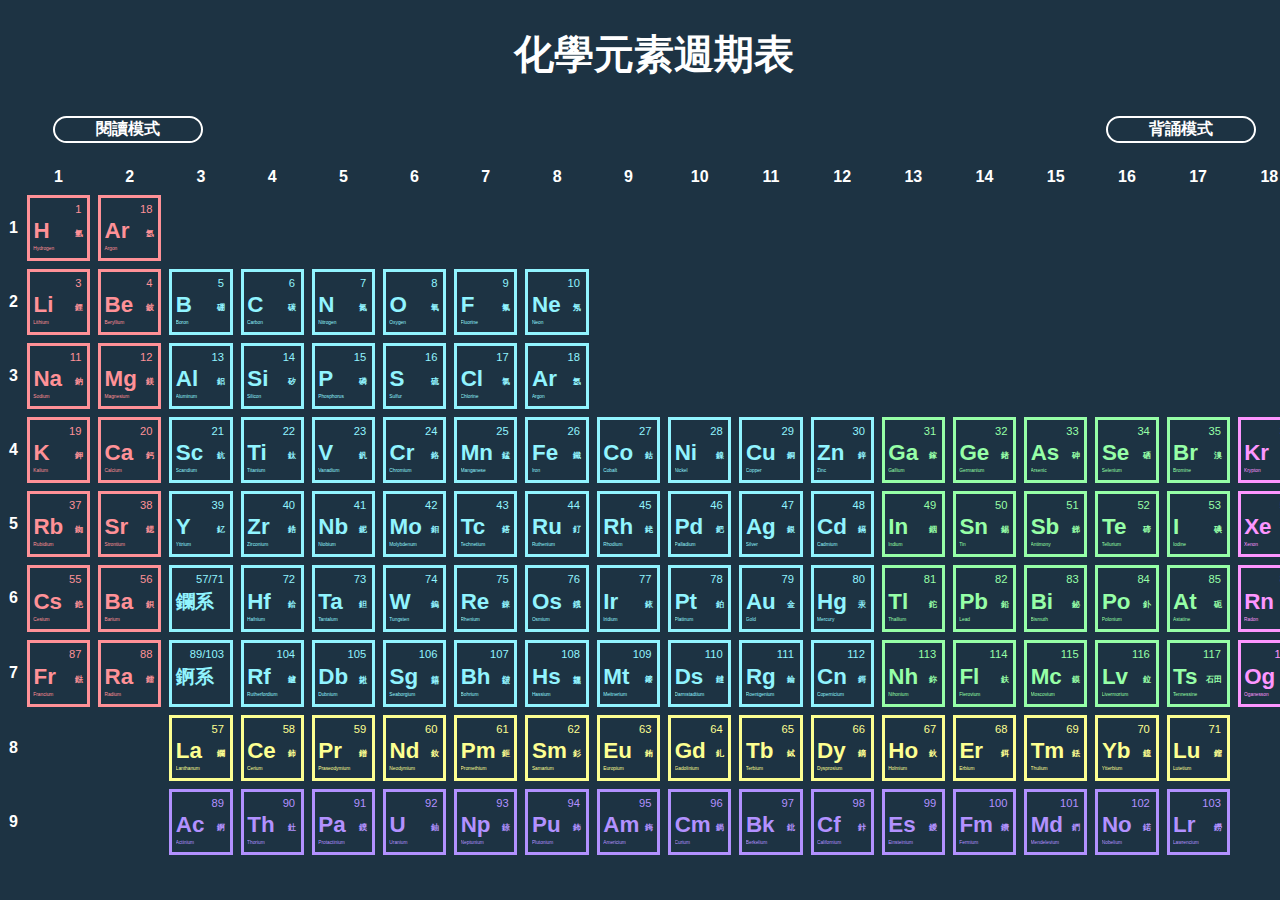
<file: 1_StyleTable/index.html>
<?php include "../../hw/dd/common.php" ?>
<!DOCTYPE html>
<html lang="en">
<head>
  <meta charset="UTF-8">
  <meta http-equiv="X-UA-Compatible" content="IE=edge">
  <meta name="viewport" content="width=device-width, initial-scale=1.0">
  <title>元素週期表</title>

  <link rel="stylesheet" href="style_reading.css">
  <script src="jquery-3.6.0.min.js"></script>
  <script src="js.js"></script>


</head>
<body>
  <div class="btn">
    <p><button id="reading" onclick="cssSwitch(this.value)" value="style_reading.css">閱讀模式</button></p>
    <p><h1>化學元素週期表</h1></p>
    <p><button id="recite" onclick="cssSwitch(this.value)" value="style_recite.css">背誦模式</button></p>
  </div>
  <table>
    <tbody>
      <tr class="rows">
        <th></th>
        <th>1</th>
        <th>2</th>
        <th>3</th>
        <th>4</th>
        <th>5</th>
        <th>6</th>
        <th>7</th>
        <th>8</th>
        <th>9</th>
        <th>10</th>
        <th>11</th>
        <th>12</th>
        <th>13</th>
        <th>14</th>
        <th>15</th>
        <th>16</th>
        <th>17</th>
        <th>18</th>
      </tr>
      <script>periodicTable()</script>
    </tbody>
  </table>
</body>
</html>
</file>
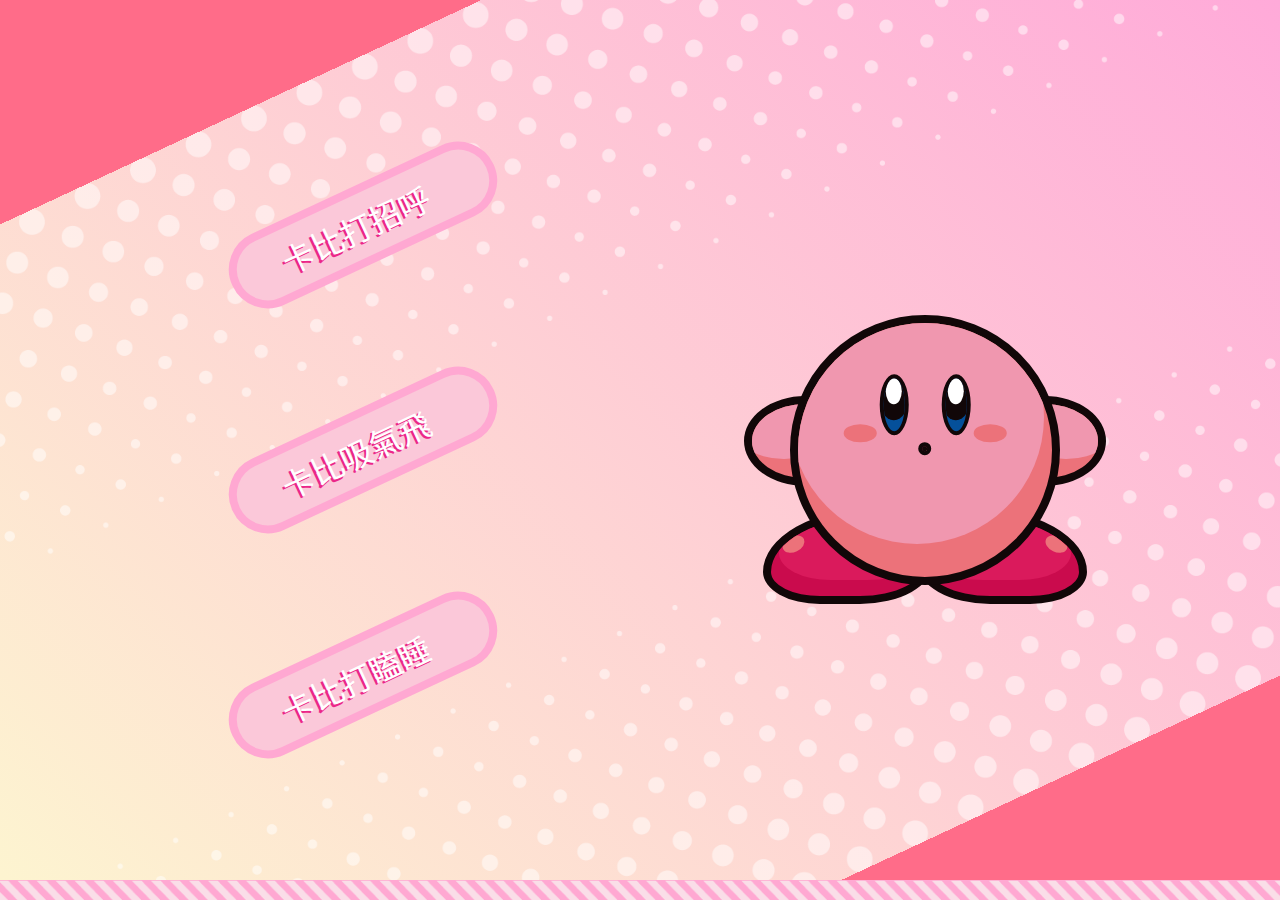
<file: 2_CSSAnimate/index.html>
<!DOCTYPE html>
<html lang="en">
<head>
  <meta charset="UTF-8">
  <meta http-equiv="X-UA-Compatible" content="IE=edge">
  <meta name="viewport" content="width=device-width, initial-scale=1.0">
  <title>動畫作業</title>
  <link rel="stylesheet" href="./bootstrap/bootstrap-grid.min.css">
  <link rel="preconnect" href="https://fonts.gstatic.com">
  <link href="https://fonts.googleapis.com/css2?family=Noto+Sans+TC:wght@700;900&display=swap" rel="stylesheet">
  <link rel="stylesheet" href="style-wave.css">
  <link rel="stylesheet" href="style-fly.css">
  <link rel="stylesheet" href="style-sleep.css">
  <link rel="stylesheet" href="style-bg.css">
  <script src="jquery-3.6.0.min.js"></script>
</head>
<body>
  <div class="bg-circle"></div>
  <div class="bg-div">
  <div class="container text-center" id="switch">
    <div class="row">
      <div class="col-12 col-md-6 d-flex align-items-md-center justify-content-center">
        <nav class="d-flex flex-md-column justify-content-around mt-5 mt-md-0">
          <a class="btn-pink mx-2" value="wave">卡比打招呼</a>
          <a class="btn-pink mx-2" value="fly">卡比吸氣飛</a>
          <a class="btn-pink mx-2" value="sleep">卡比打瞌睡</a>
        </nav>
      </div>
      <div class="col-12 col-md-6 place">
        <main id="wave">
          <section class="kabi">
            <div class="right hand">
              <div></div>
            </div>
            <div class="left hand">
              <div></div>
            </div>
            <div class="right foot">
              <div>
                <div></div>
              </div>
            </div>
            <div class="left foot">
              <div>
                <div></div>
              </div>
            </div>
            <div class="body">
              <div class="body-shadow"></div>
              <div class="expression">
                <div class="left blush"></div>
                <div class="right blush"></div>
                <div class="left eyes">
                  <div class="bottom"></div>
                  <div class="top"></div>
                </div>
                <div class="right eyes">
                  <div class="bottom"></div>
                  <div class="top"></div>
                </div>
                <div class="saliva"></div>
                <div class="mouth">
                  <div class="tongue"></div>
                </div>
              </div>
            </div>
          </section>
        </main>
        <main id="fly">
          <section class="kabi">
            <div class="left hand">
              <div></div>
            </div>
            <div class="left foot">
              <div>
                <div></div>
              </div>
            </div>
            <div class="right foot">
              <div>
                <div></div>
              </div>
            </div>
            <div class="body">
              <div class="body-shadow"></div>
              <div class="expression">
                <div class="left blush"></div>
                <div class="right blush"></div>
                <div class="left eyes">
                  <div class="bottom"></div>
                  <div class="top"></div>
                </div>
                <div class="right eyes">
                  <div class="bottom"></div>
                  <div class="top"></div>
                </div>
              </div>
            </div>
            <div class="expression m">
              <div class="mouth">
                <div></div>
              </div>
            </div>
            <div class="right hand">
              <div></div>
            </div>
          </section>
        </main>
        <main id="sleep">
          <section class="kabi">
            <div class="right hand">
              <div></div>
            </div>
            <div class="right foot">
              <div>
                <div></div>
              </div>
            </div>
            <div class="left foot">
              <div>
                <div></div>
              </div>
            </div>
            <div class="body">
              <div class="body-shadow"></div>
              <div class="expression">
                <div class="left blush"></div>
                <div class="right blush"></div>
                <div class="left eyes">
                  <div class="bottom"></div>
                  <div class="top"></div>
                </div>
                <div class="right eyes">
                  <div class="bottom"></div>
                  <div class="top"></div>
                </div>
                <div class="saliva"></div>
                <div class="mouth">
                  <div class="tongue"></div>
                </div>
              </div>
            </div>
            <div class="left hand">
              <div></div>
            </div>
          </section>
        </main>
      </div>
    </div>
  </div>
  <footer>
    <div class="progress" style="width: 100%"></div>
  </footer>
  </div>
</body>
</html>
<script>
  $("main").hide();
  $("#wave").show();
  $("a").click(function(){
    $("a").removeClass("active");
    $("main").hide();
    $(this).addClass("active");
    let look = $(this).attr("value");
    // console.log(look);
    $(`#${look}`).show();
  })
</script>
</file>
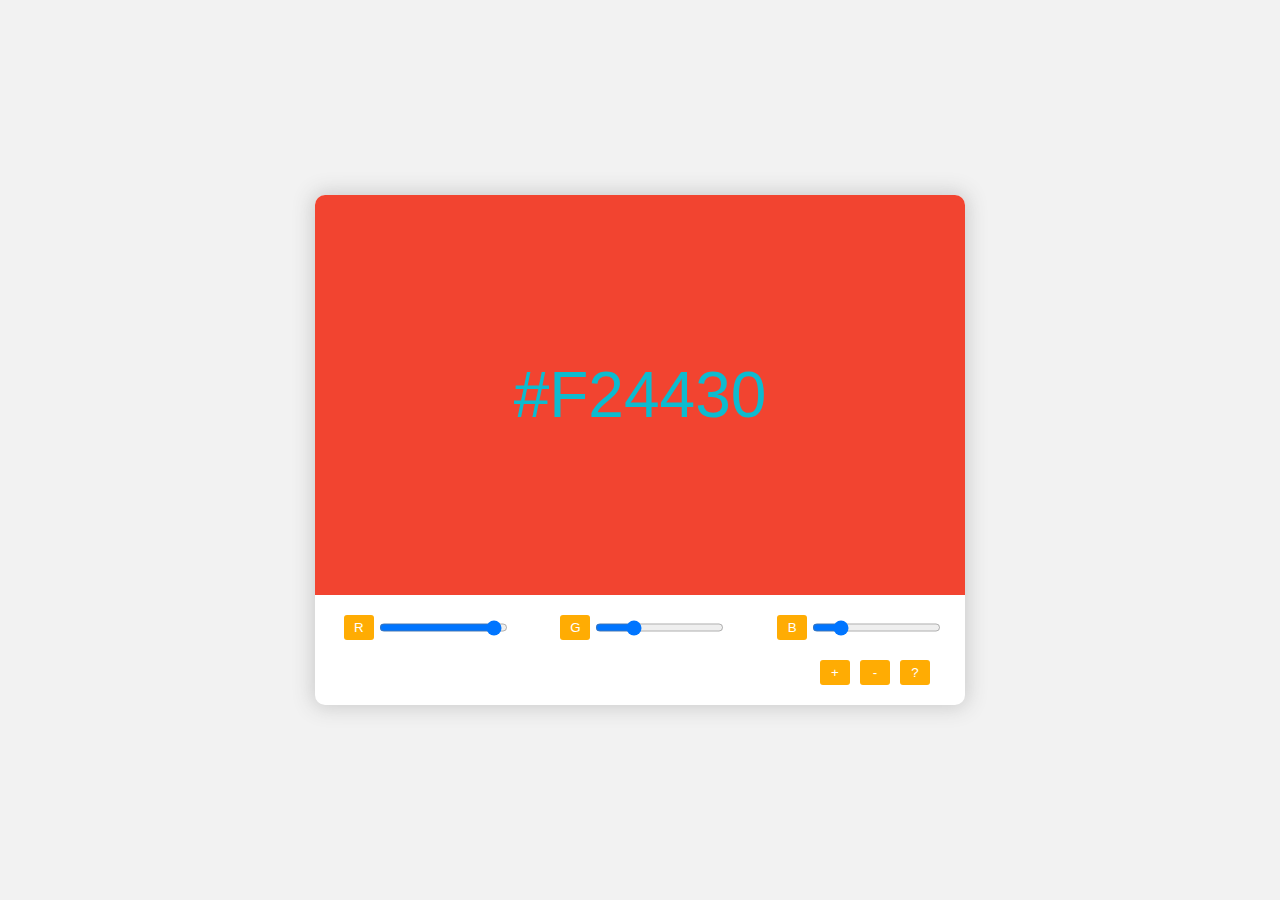
<file: 3_ColorSelector/index.html>
<!DOCTYPE html>
<html lang="en">
<head>
  <meta charset="UTF-8">
  <meta http-equiv="X-UA-Compatible" content="IE=edge">
  <meta name="viewport" content="width=device-width, initial-scale=1.0">
  <title>色彩作業</title>
  <link rel="stylesheet" href="style.css">
</head>
<body>
  <div class="pos">
    <!-- 顏色框 -->
    <div class="color"></div>
    <div class="rgb">
      <div class="zone">
        <!-- R -->
        <button onclick="a_rgb('r')">R</button>
        <input type="range" min="0" max="255" id="color_r" step="1" oninput="rgb()">
      </div>
      <div class="zone">
        <!-- G -->
        <button onclick="a_rgb('g')">G</button>
        <input type="range" min="0" max="255" id="color_g" step="1" oninput="rgb()">
      </div>
      <div class="zone">
        <!-- B -->
        <button onclick="a_rgb('b')">B</button>
        <input type="range" min="0" max="255" id="color_b" step="1" oninput="rgb()">
      </div>
    </div>
    <div class="item">
      <!-- + / - / ? -->
      <button onmousedown="num('add')">+</button>
      <button onmousedown="num('sub')">-</button>
      <button onmousedown="random()">?</button>
    </div>
  </div>
</body>
</html>

<script>
    // 色碼文字改色
    let textColor = ()=>{
      let
        r = document.querySelector("#color_r").value,
        g = document.querySelector("#color_g").value,
        b = document.querySelector("#color_b").value; 

      document.querySelector(".color").style.color=`rgb(${255-r},${255-g},${255-b})`;
    }

    // rgb數值轉16進制
    let text = () => {
      r = document.querySelector("#color_r").value,
      g = document.querySelector("#color_g").value,
      b = document.querySelector("#color_b").value;

    let num = ["0","1","2","3","4","5","6","7","8","9","A","B","C","D","E","F"];

    let
      c1 = Math.floor(Number(r)/16),
      c2 = Number(r)%16,
      c3 = Math.floor(Number(g)/16),
      c4 = Number(g)%16,
      c5 = Math.floor(Number(b)/16),
      c6 = Number(b)%16;

    let colorNum = `#${num[c1]}${num[c2]}${num[c3]}${num[c4]}${num[c5]}${num[c6]}`;

    document.querySelector(".color").textContent=`${colorNum}`;

    textColor();
  }

  // 隨機生成顏色
  let random = () => {
    let nums = new Array();

    for(let i=1; i<=3; i++){
      let num = Math.floor(Math.random()*256);
      nums.push(num);
    }

    document.querySelector(".color").style.backgroundColor=`rgb(${nums[0]},${nums[1]},${nums[2]})`;
    document.querySelector("#color_r").value=`${nums[0]}`;
    document.querySelector("#color_g").value=`${nums[1]}`;
    document.querySelector("#color_b").value=`${nums[2]}`;

    text();
  }

  random();

  // 拉桿改色
  let rgb = () => {
    let
      r = document.querySelector("#color_r").value,
      g = document.querySelector("#color_g").value,
      b = document.querySelector("#color_b").value;

    document.querySelector(".color").style.backgroundColor=`rgb(${r},${g},${b})`;

    text();
  }

  // 彈窗改色
  let a_rgb = (e) => {
    let
      r = document.querySelector("#color_r").value,
      g = document.querySelector("#color_g").value,
      b = document.querySelector("#color_b").value;

    switch(e){
      case "r":
        color = r;
        break;
      case "g":
        color = g;
        break;
      case "b":
        color = b;
        break;
    }

    let num = prompt("請輸入0-255之間的數值",color);
    if(num == null) num = color;
    
    while(num > 255 || num < 0 || num == ""){
      num = prompt("請輸入0-255之間的數值",color);
      if(num == null) num = color;
    }

    switch(e){
      case "r":
        document.querySelector(".color").style.backgroundColor=`rgb(${num},${g},${b})`;
        document.querySelector("#color_r").value= `${num}`;
        break;
      case "g":
        document.querySelector(".color").style.backgroundColor=`rgb(${r},${num},${b})`;
        document.querySelector("#color_g").value= `${num}`;
        break;
      case "b":
        document.querySelector(".color").style.backgroundColor=`rgb(${r},${g},${num})`;
        document.querySelector("#color_b").value= `${num}`;
        break;
    }
    
    text();
  }

  // 顏色數值調整
  let num = (e) => {
    let
      r = document.querySelector("#color_r").value,
      g = document.querySelector("#color_g").value,
      b = document.querySelector("#color_b").value;

    switch(e){
      case "add":
        r=Number(r)+1, g=Number(g)+1, b=Number(b)+1;
        document.querySelector(".color").style.backgroundColor=`rgb(${r},${g},${b})`;
        document.querySelector("#color_r").value= `${r}`;
        document.querySelector("#color_g").value= `${g}`;
        document.querySelector("#color_b").value= `${b}`;
        break;
      case "sub":
        r=Number(r)-1, g=Number(g)-1, b=Number(b)-1;
        document.querySelector(".color").style.backgroundColor=`rgb(${r},${g},${b})`;
        document.querySelector("#color_r").value= `${r}`;
        document.querySelector("#color_g").value= `${g}`;
        document.querySelector("#color_b").value= `${b}`;
        break;
    }

    text();
  }
</script>
</file>
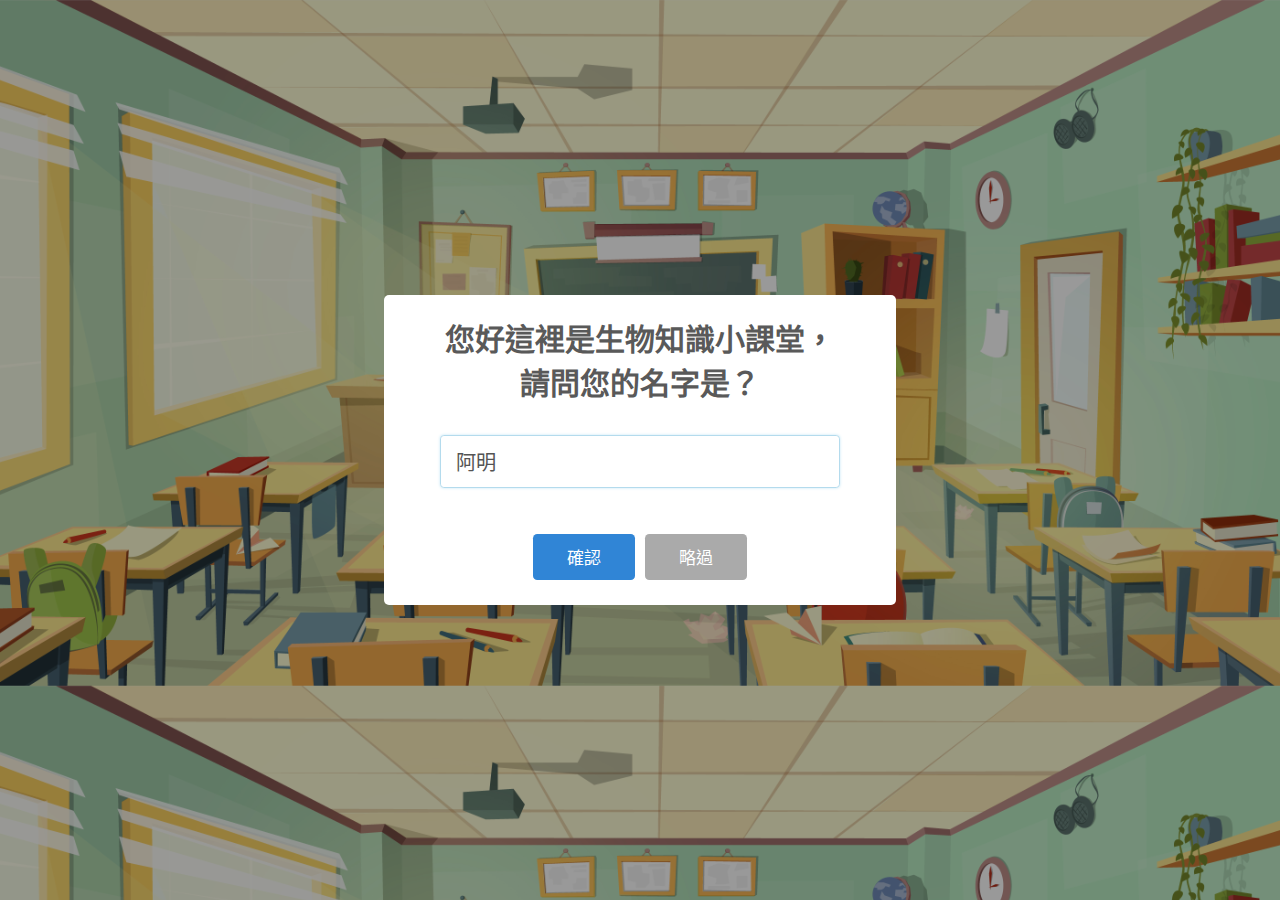
<file: 4_StoryGame/index.html>
<!DOCTYPE html>
<html lang="zh-TW">
<head>
  <meta charset="UTF-8">
  <meta http-equiv="X-UA-Compatible" content="IE=edge">
  <meta name="viewport" content="width=device-width, initial-scale=1.0">
  <title>生物知識小學堂</title>
  <script src="js/sweetalert2.all.min.js"></script>
  <script src="js/js.js"></script>
  <link rel="stylesheet" href="style.css">
</head>
<body>
  
  <script>named();</script>
  
</body>
</html>
</file>
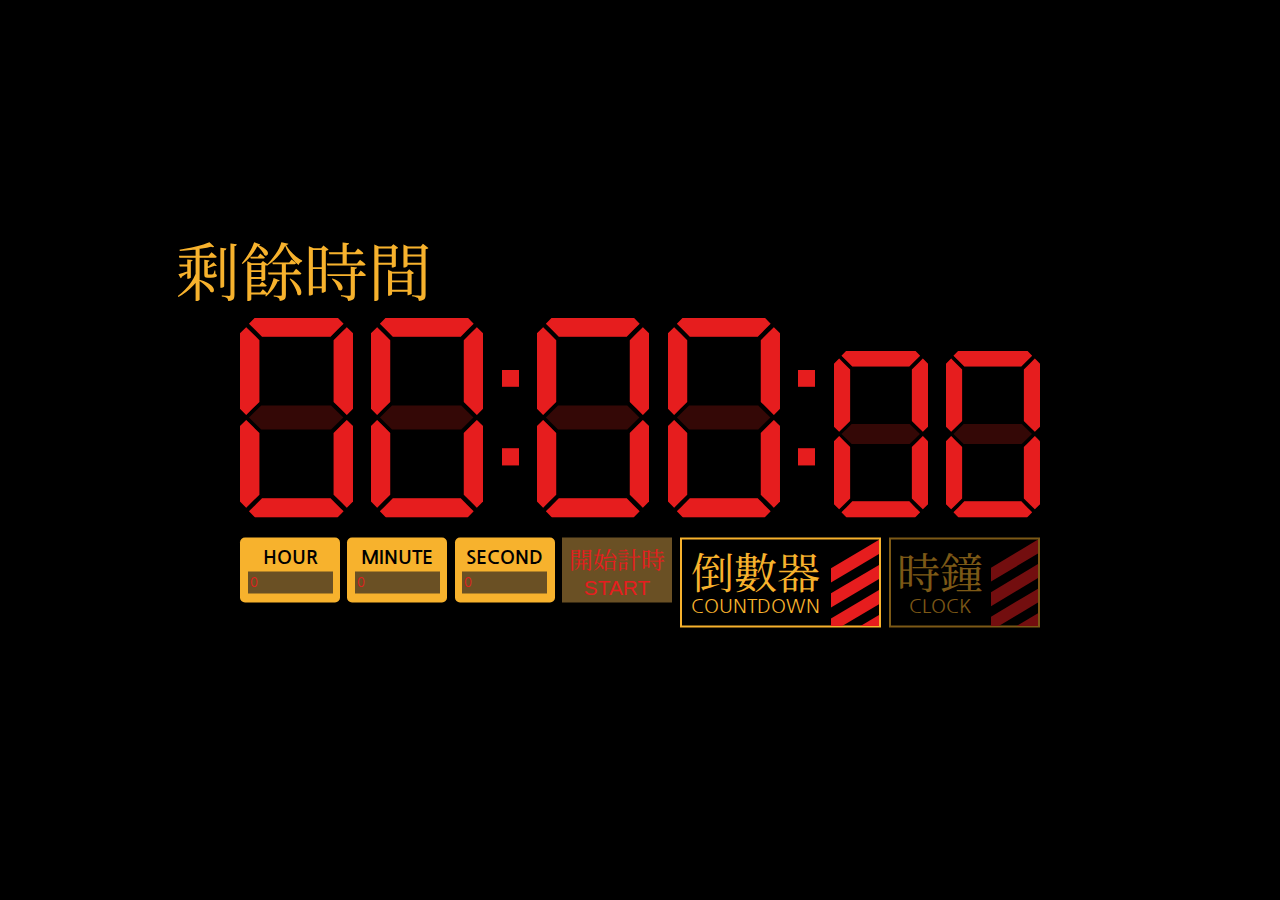
<file: 5_DigiClock/index.html>
<!DOCTYPE html>
<html lang="en">
<head>
  <meta charset="UTF-8">
  <meta http-equiv="X-UA-Compatible" content="IE=edge">
  <meta name="viewport" content="width=device-width, initial-scale=1.0">
  <title>數位時鐘</title>
  <script src="jquery-3.6.0.min.js"></script>
  <link rel="stylesheet" href="style.css">
  <link rel="preconnect" href="https://fonts.googleapis.com">
  <link rel="preconnect" href="https://fonts.gstatic.com" crossorigin>
  <link href="https://fonts.googleapis.com/css2?family=Nanum+Gothic&family=Noto+Serif+KR:wght@700;900&display=swap" rel="stylesheet">

</head>
<body>
  <div class="box">
    <div class="co_text">
      <div class="bg">
        <div class="zero"></div>
        <div class="zero"></div>
        <div class="colon"></div>
        <div class="zero"></div>
        <div class="zero"></div>
        <div class="colon"></div>
        <div class="zero sm" style="width:94px;background-position: center bottom;"></div>
        <div class="zero sm" style="width:94px;background-position: center bottom;"></div>
      </div>
      <div class="show">
        <div id="h1" class="zero"></div>
        <div id="h2" class="zero"></div>
        <div class="colon"></div>
        <div id="m1" class="zero"></div>
        <div id="m2" class="zero"></div>
        <div class="colon"></div>
        <div id="s1" class="zero sm" style="width:94px;background-position: center bottom;"></div>
        <div id="s2" class="zero sm" style="width:94px;background-position: center bottom;"></div>
      </div>
    </div>
    <div class="time">
      <div class="countdown">
        <div>
          <h3>HOUR</h3>
          <input type="number" name="h" min="0" max="23" value="0" step="1">
        </div>
        <div>
          <h3>MINUTE</h3>
          <input type="number" name="m" min="0" max="59" value="0" step="1">
        </div>
        <div>
          <h3>SECOND</h3>
          <input type="number" name="s" min="0" max="59" value="0" step="1">
        </div>
        <button id="sub"><span>開始計時</span>START</button>
      </div>
      <div class="clock d-none">
        <div class="vids">西元</div>
        <div><span id="y"></span>年</div>
        <div><span id="mo"></span>月</div>
        <div><span id="d"></span>日</div>
      </div>
      <div class="input">
        <button id="countdown" class="active"><div><span>倒數器</span>COUNTDOWN</div></button>
        <button id="clock"><div><span>時鐘</span>CLOCK</div></button>
      </div>
    </div>
  </div>
</body>
</html>
<script>
  

  $("#clock").click(function(){

    $("#countdown").removeClass("active");
    $("#clock").addClass("active");
    $(".countdown").addClass("d-none");
    $(".clock").removeClass("d-none");
    $("div.box>div").addClass("cl_text");
    $("div.box>div").removeClass("co_text");

    let time = new Date();

    let
      y = time.getFullYear(),
      mo = time.getMonth()+1,
      d = time.getDate();
      h = time.getHours(),
      m = time.getMinutes(),
      s = time.getSeconds(); 

      mo = (mo<10)? "0"+mo : mo;
      d = (d<10)? "0"+d : d;
      h = (h<10)? "0"+h : h;
      m = (m<10)? "0"+m : m;
      s = (s<10)? "0"+s : s;    

    let
      hs = String(h).split(""),
      ms = String(m).split(""),
      ss = String(s).split("");

    $("#y").text(y);
    $("#mo").text(mo);
    $("#d").text(d);
    $("#h1").removeClass().addClass(`wh num${hs[0]}`);
    $("#h2").removeClass().addClass(`wh num${hs[1]}`);
    $("#m1").removeClass().addClass(`wh num${ms[0]}`);
    $("#m2").removeClass().addClass(`wh num${ms[1]}`);
    $("#s1").removeClass().addClass(`wh num${ss[0]}`);
    $("#s2").removeClass().addClass(`wh num${ss[1]}`);

    const clock = setInterval(function(){   

      time = new Date();  
    
      h = time.getHours();
      m = time.getMinutes();
      s = time.getSeconds(); 

      h = (h<10)? "0"+h : h;
      m = (m<10)? "0"+m : m;
      s = (s<10)? "0"+s : s;  
      hs = String(h).split("");
      ms = String(m).split("");
      ss = String(s).split("");

      $("#h1").removeClass().addClass(`wh num${hs[0]}`);
      $("#h2").removeClass().addClass(`wh num${hs[1]}`);
      $("#m1").removeClass().addClass(`wh num${ms[0]}`);
      $("#m2").removeClass().addClass(`wh num${ms[1]}`);
      $("#s1").removeClass().addClass(`wh num${ss[0]}`);
      $("#s2").removeClass().addClass(`wh num${ss[1]}`);

    },1000);  

    $("#countdown").click(function(){
      clearInterval(clock);
    })

  })


  $("#countdown").click(function(){
    
    $("#sub").attr("disabled",false);
    $("#clock").removeClass("active");
    $("#countdown").addClass("active");
    $(".clock").addClass("d-none");
    $(".countdown").removeClass("d-none");
    $("div.box>div").addClass("co_text");
    $("div.box>div").removeClass("cl_text");
    $("#h1").removeClass().addClass(`wh num0`);
    $("#h2").removeClass().addClass(`wh num0`);
    $("#m1").removeClass().addClass(`wh num0`);
    $("#m2").removeClass().addClass(`wh num0`);
    $("#s1").removeClass().addClass(`wh num0`);
    $("#s2").removeClass().addClass(`wh num0`);
  })

  $("#sub").click(function(){
    
    let 
        h =  $("input[name='h']").val(),
        m =  $("input[name='m']").val(),
        s =  $("input[name='s']").val();

    if(Number(h)<0 || Number(m)<0 || Number(s)<0 || Number(h)>23 || Number(m)>59 || Number(s)>59){

      alert("請輸入正確的數值");

    }else{

      let num = Number((h*60*60)) + Number((m*60)) + Number(s);
  
      h = (h<10)? "0"+h : h;
      m = (m<10)? "0"+m : m;
      s = (s<10)? "0"+s : s;
      
      let
        hs = String(h).split(""),
        ms = String(m).split(""),
        ss = String(s).split("");
        
      $("#h1").removeClass().addClass(`wh num${hs[0]}`);
      $("#h2").removeClass().addClass(`wh num${hs[1]}`);
      $("#m1").removeClass().addClass(`wh num${ms[0]}`);
      $("#m2").removeClass().addClass(`wh num${ms[1]}`);
      $("#s1").removeClass().addClass(`wh num${ss[0]}`);
      $("#s2").removeClass().addClass(`wh num${ss[1]}`);

      const countdown = setInterval(function(){
        if(Number(h)>0 || Number(m)>0 || Number(s)>0){
          $("#sub").attr("disabled",true);
          num--;
          console.log(num);
          h = Math.floor(num/60/60);
          m = Math.floor((num/60%60));
          s = Math.floor((num-(h*60*60)-(m*60)));
          h = (h<10)? "0"+h : h;
          m = (m<10)? "0"+m : m;
          s = (s<10)? "0"+s : s;

          hs = String(h).split(""),
          ms = String(m).split(""),
          ss = String(s).split("");

          $("#h1").removeClass().addClass(`wh num${hs[0]}`);
          $("#h2").removeClass().addClass(`wh num${hs[1]}`);
          $("#m1").removeClass().addClass(`wh num${ms[0]}`);
          $("#m2").removeClass().addClass(`wh num${ms[1]}`);
          $("#s1").removeClass().addClass(`wh num${ss[0]}`);
          $("#s2").removeClass().addClass(`wh num${ss[1]}`);
        }else{
          alert("時間到");
          clearInterval(countdown);
          $("#sub").attr("disabled",false);
        }
      },1000);

      $("#clock").click(function(){
        clearInterval(countdown);
      })

    }

  })

</script>
</file>
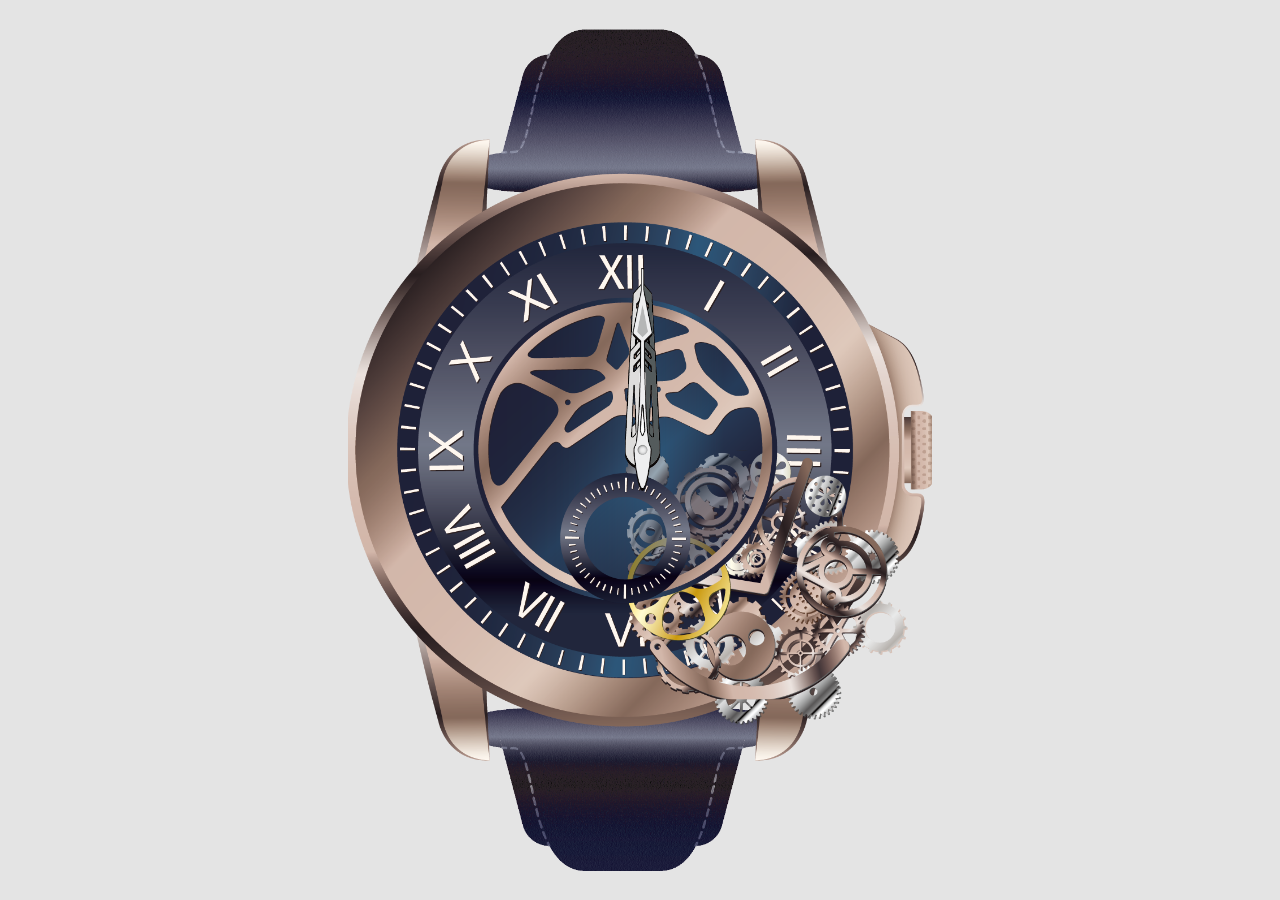
<file: 6_AnalogClock/index.html>
<!DOCTYPE html>
<html lang="en">
<head>
  <meta charset="UTF-8">
  <meta http-equiv="X-UA-Compatible" content="IE=edge">
  <meta name="viewport" content="width=device-width, initial-scale=1.0">
  <title>類比時鐘</title>
  <link rel="stylesheet" href="style.css">
  <script src="jquery-3.6.0.min.js"></script>
  <script>
    let time = new Date();
    let
      h = time.getHours(),
      m = time.getMinutes(),
      s = time.getSeconds();

    let
      hr = h*(360/12)+m*(360/12/60)+s*(360/12/60/60),
      mr = m*(360/60)+s*(360/60/60),
      sr = s*(360/60);

    // console.log(hr);
    // console.log(mr);
    // console.log(sr);

    document.write(`
    <style>
    @keyframes hGoRound {
    0%{
      transform: translate(-50%,0) rotate(${hr}deg); 
    }
    100%{
      transform: translate(-50%,0) rotate(${hr+360}deg);
    }
  }
    @keyframes mGoRound {
    0%{
      transform: translate(-50%,0) rotate(${mr}deg); 
    }
    100%{
      transform: translate(-50%,0) rotate(${mr+360}deg);
    }
  }
    @keyframes sGoRound {
    0%{
      transform: translate(-50%,0) rotate(${sr}deg); 
    }
    100%{
      transform: translate(-50%,0) rotate(${sr+360}deg);
    }
  }
  </style>
    `)
  </script>
</head>
<body>
  <!-- 錶身 -->
  <div class="body">
    <!-- 錶面 -->
    <div class="surface">
      <!-- 底色 -->
      <div class="color">
        <!-- 零件 -->
        <div class="gear gear1"></div>
        <div class="gear gear2"></div>
        <div class="gear gear3"></div>
        <div class="gear gear4"></div>
        <div class="gear gear5"></div>
        <div class="gear gear6"></div>
        <div class="gear gear7"></div>
        <div class="gear gear8"></div>
        <div class="gear gear9"></div>
        <div class="gear gear10"></div>
        <div class="gear gear11"></div>
        <div class="gear gear12"></div>
        <div class="gear gear13"></div>
        <div class="gear gear14"></div>
        <div class="gear gear15"></div>
        <div class="gear gear16"></div>
        <div class="gear gear17"></div>
        <div class="gear gear18"></div>
        <div class="gear gear19"></div>
        <div class="gear gear20"></div>
        <div class="gear gear21"></div>
        <div class="gear gear22"></div>
        <div class="gear gear23"></div>
        <div class="gear gear24"></div>
        <div class="gear gear25"></div>
        <div class="gear gear26"></div>
        <div class="gear gear27"></div>
        <div class="gear gear28"></div>
        <div class="gear gear29"></div>
        <div class="gear gear30"></div>
        <div class="gear gear31"></div>
        <div class="gear gear32"></div>
        <div class="gear gear33"></div>
        <div class="gear gear34"></div>
        <div class="gear gear35"></div>
        <div class="gear gear36"></div>
        <!-- 玻璃 -->
        <div class="gear gear37"></div>
        <!-- 簍空 -->
        <div class="hollow"></div>
      </div>
      <!-- 分針 -->
      <div class="m"></div>
      <!-- 時針 -->
      <div class="h"></div>
      <!-- 秒針 -->
      <div class="s"></div>
    </div>
  </div>
</body>
</html>
<script>
  function rand(min,max){
    let num = Math.random()*(max-min);
    return Math.floor(num + min);
  }
  // console.log(rand(10,30));
  for(let i=1; i<37; i++){
    $(`.gear${i}`).css("animation",`goRound ${rand(5,30)}s linear infinite`);
  }
</script>
</file>
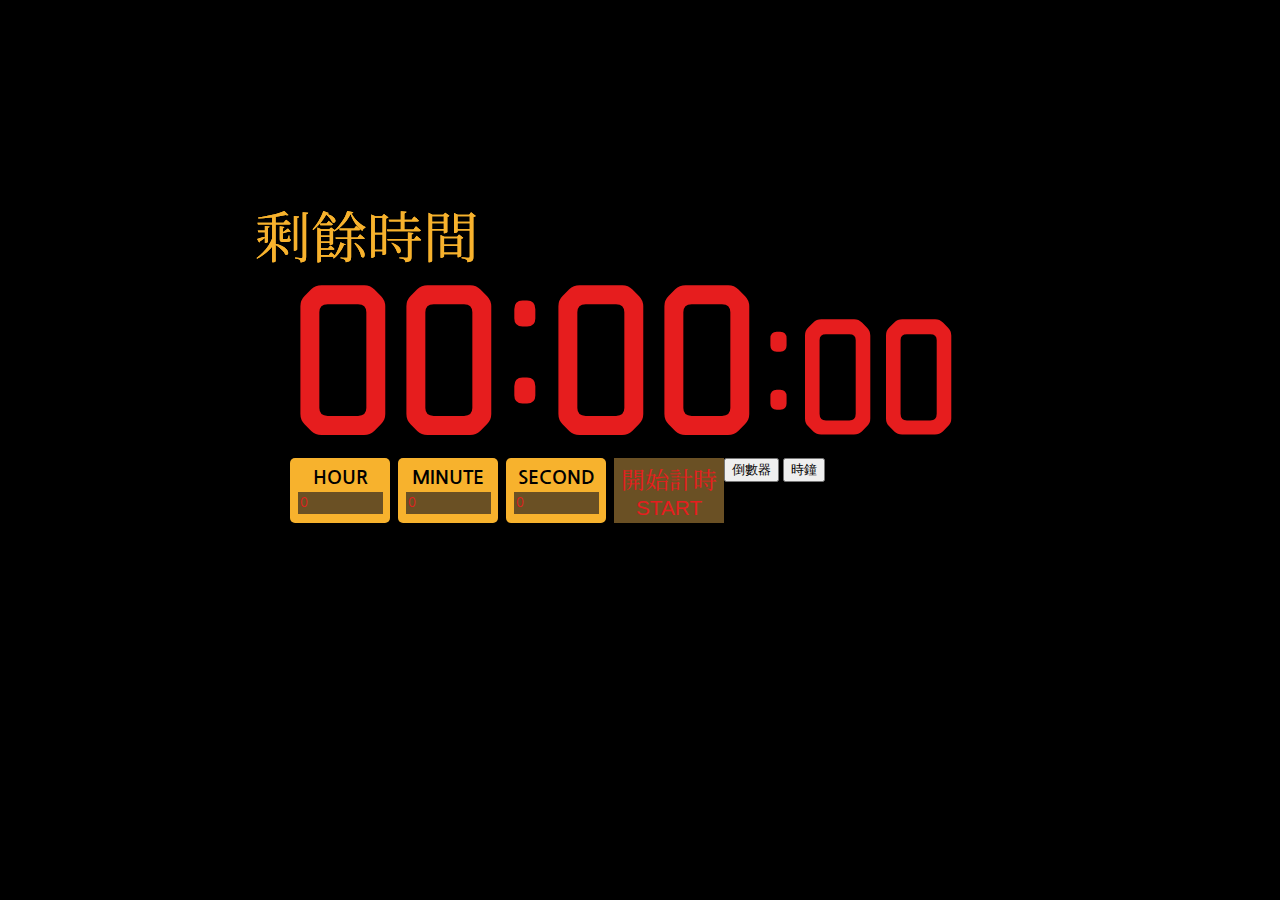
<file: 5_DigiClock/數位/index.html>
<!DOCTYPE html>
<html lang="en">
<head>
  <meta charset="UTF-8">
  <meta http-equiv="X-UA-Compatible" content="IE=edge">
  <meta name="viewport" content="width=device-width, initial-scale=1.0">
  <title>倒數計時器</title>
  <script src="../jquery-3.6.0.min.js"></script>
  <link rel="stylesheet" href="style.css">
  <link rel="preconnect" href="https://fonts.googleapis.com">
  <link rel="preconnect" href="https://fonts.gstatic.com" crossorigin>
  <link rel="preconnect" href="https://fonts.googleapis.com">
  <link rel="preconnect" href="https://fonts.gstatic.com" crossorigin>
  <link href="https://fonts.googleapis.com/css2?family=Nanum+Gothic&family=Noto+Serif+KR:wght@700;900&family=ZCOOL+QingKe+HuangYou&display=swap" rel="stylesheet">

</head>
<body>
  <div class="box">
    <div>
      <div class="show">
        <span id="h">00</span>
        <span>:</span>
        <span id="m">00</span>
        <span class="sm">:</span>
        <span id="s">00</span>
      </div>
    </div>
    <div class="time">
      <div class="countdown">
        <div>
          <h3>HOUR</h3>
          <input type="number" name="h" min="0" max="23" value="0" step="1">
        </div>
        <div>
          <h3>MINUTE</h3>
          <input type="number" name="m" min="0" max="59" value="0" step="1">
        </div>
        <div>
          <h3>SECOND</h3>
          <input type="number" name="s" min="0" max="59" value="0" step="1">
        </div>
        <button id="sub"><span>開始計時</span>START</button>
      </div>
      <div>
        <button>倒數器</button>
        <button>時鐘</button>
      </div>
    </div>
  </div>
</body>
</html>
<script>
  // let time = new Date();

  $("#sub").click(function(){
    let 
        h =  $("input[name='h']").val(),
        m =  $("input[name='m']").val(),
        s =  $("input[name='s']").val();

    if(Number(h)<0 || Number(m)<0 || Number(s)<0 || Number(h)>23 || Number(m)>59 || Number(s)>59){

      alert("請輸入正確的數值");

    }else{

      let num = Number((h*60*60)) + Number((m*60)) + Number(s);
  
      h = (h<10)? "0"+h : h;
      m = (m<10)? "0"+m : m;
      s = (s<10)? "0"+s : s;
  
      $("#h").text(h);
      $("#m").text(m);
      $("#s").text(s);
  
      const countdown = setInterval(function(){
        if(Number(h)>0 || Number(m)>0 || Number(s)>0){
          num--;
          // console.log(num);
          h = Math.floor(num/60/60);
          m = Math.floor((num/60%60));
          s = Math.floor((num-(h*60*60)-(m*60)));
          h = (h<10)? "0"+h : h;
          m = (m<10)? "0"+m : m;
          s = (s<10)? "0"+s : s;
          $("#h").text(h);
          $("#m").text(m);
          $("#s").text(s);
        }else{
          alert("時間到");
          clearInterval(countdown);
        }
      },1000);

    }
  })
</script>
</file>
<file: 1_StyleTable/style_reading.css>
body{
  margin: 0;
  box-sizing: border-box;
  font-family: Arial, Helvetica, sans-serif;
  color: #fff;
  background: #1d3343;
  transition: all 1s ease-in 0s;
}
div.btn{
  display: flex;
  justify-content: space-around;
  text-align: center;
  min-width: 1309px;
}
p{
  flex-basis: 100px;
}
h1{
  display: inline-block;
  font-weight: bold;
  font-size: 2.5rem;
  white-space: nowrap;
}
button{
  margin-top: 100px;
  width: 150px;
  font-size: 1rem;
  font-weight: 800;
  background-color: rgba(0,57,96,0);
  border: white solid 2px;
  border-radius: 50px;
  color: #fff;
}
button:hover{
  margin-top: 100px;
  width: 150px;
  font-size: 1rem;
  font-weight: 800;
  background-color: white;
  border: white solid 2px;
  border-radius: 50px;
  color: #1d3343;
  transition: all 0.2s ease-in 0s;
}


table{
  width: 95vw;
  min-width: 1309px;
  height: 50vw;
  min-height: 700px;
  margin: 0 auto 30px;
  border-spacing: 8px 8px;
}
tr{
  height: 11%;
  empty-cells: hide;
}
tr.rows{
  height: 2%;
  empty-cells: hide;
}


td{
  width: 5.55%;
  position: relative;
  border: solid 3px ;

  border-color: rgb(145, 244, 255);
  color: rgb(145, 244, 255)
}
td:hover{
  transform: scale(1.2);
  background: #1d3343;
  color: rgb(207, 250, 255);
  border-color: rgb(207, 250, 255);
  box-shadow: 0 0 8px 0px rgb(207, 250, 255),0 0 3px 1px rgb(145, 244, 255),inset 0 0 3px 1px rgb(145, 244, 255);
  text-shadow: 0 0 8px rgb(145, 244, 255);
  transition: all 0.1s ease-in 0s;
}
td:nth-child(14){
  border-color: rgb(150, 255, 167);
  color: rgb(150, 255, 167);
}
td:nth-child(14):hover{
  transform: scale(1.2);
  background: #1d3343;
  color: rgb(209, 253, 216);
  border-color: rgb(209, 253, 216);
  box-shadow: 0 0 8px 0px rgb(209, 253, 216),0 0 3px 1px rgb(150, 255, 167),inset 0 0 3px 1px rgb(150, 255, 167);
  text-shadow: 0 0 8px rgb(150, 255, 167);
}
td:nth-child(15){
  border-color: rgb(150, 255, 167);
  color: rgb(150, 255, 167);
}
td:nth-child(15):hover{
  transform: scale(1.2);
  background: #1d3343;
  color: rgb(209, 253, 216);
  border-color: rgb(209, 253, 216);
  box-shadow: 0 0 8px 0px rgb(209, 253, 216),0 0 3px 1px rgb(150, 255, 167),inset 0 0 3px 1px rgb(150, 255, 167);
  text-shadow: 0 0 8px rgb(150, 255, 167);
}
td:nth-child(16){
  border-color: rgb(150, 255, 167);
  color: rgb(150, 255, 167);
}
td:nth-child(16):hover{
  transform: scale(1.2);
  background: #1d3343;
  color: rgb(209, 253, 216);
  border-color: rgb(209, 253, 216);
  box-shadow: 0 0 8px 0px rgb(209, 253, 216),0 0 3px 1px rgb(150, 255, 167),inset 0 0 3px 1px rgb(150, 255, 167);
  text-shadow: 0 0 8px rgb(150, 255, 167);
}
td:nth-child(17){
  border-color: rgb(150, 255, 167);
  color: rgb(150, 255, 167);
}
td:nth-child(17):hover{
  transform: scale(1.2);
  background: #1d3343;
  color: rgb(209, 253, 216);
  border-color: rgb(209, 253, 216);
  box-shadow: 0 0 8px 0px rgb(209, 253, 216),0 0 3px 1px rgb(150, 255, 167),inset 0 0 3px 1px rgb(150, 255, 167);
  text-shadow: 0 0 8px rgb(150, 255, 167);
}
td:nth-child(18){
  border-color: rgb(150, 255, 167);
  color: rgb(150, 255, 167);
}
td:nth-child(18):hover{
  transform: scale(1.2);
  background: #1d3343;
  color: rgb(209, 253, 216);
  border-color: rgb(209, 253, 216);
  box-shadow: 0 0 8px 0px rgb(209, 253, 216),0 0 3px 1px rgb(150, 255, 167),inset 0 0 3px 1px rgb(150, 255, 167);
  text-shadow: 0 0 8px rgb(150, 255, 167);
}
td:nth-child(19){
  border-color: rgb(253, 150, 255);
  color: rgb(253, 150, 255);
}
td:nth-child(19):hover{
  transform: scale(1.2);
  background: #1d3343;
  color: rgb(253, 199, 255);
  border-color: rgb(253, 199, 255);
  box-shadow: 0 0 8px 0px rgb(253, 199, 255),0 0 3px 1px rgb(253, 150, 255),inset 0 0 3px 1px rgb(253, 150, 255);
  text-shadow: 0 0 8px rgb(253, 150, 255);
}
td:nth-child(2){
  border-color: rgb(255, 145, 151);
  color: rgb(255, 145, 151);
}
td:nth-child(2):hover{
  transform: scale(1.2);
  background: #1d3343;
  color: rgb(255, 209, 211);
  border-color: rgb(255, 209, 211);
  box-shadow: 0 0 8px 0px rgb(255, 209, 211),0 0 3px 1px rgb(255, 145, 151),inset 0 0 3px 1px rgb(255, 145, 151);
  text-shadow: 0 0 8px rgb(255, 145, 151);
}
td:nth-child(3){
  border-color: rgb(255, 145, 151);
  color: rgb(255, 145, 151);
}
td:nth-child(3):hover{
  transform: scale(1.2);
  background: #1d3343;
  color: rgb(255, 209, 211);
  border-color: rgb(255, 209, 211);
  box-shadow: 0 0 8px 0px rgb(255, 209, 211),0 0 3px 1px rgb(255, 145, 151),inset 0 0 3px 1px rgb(255, 145, 151);
  text-shadow: 0 0 8px rgb(255, 145, 151);
}
td.aa{
  border-color: rgb(178, 145, 255);
  color: rgb(178, 145, 255);
}
td.aa:hover{
  transform: scale(1.2);
  background: #1d3343;
  color: rgb(214, 197, 255);
  border-color: rgb(214, 197, 255);
  box-shadow: 0 0 8px 0px rgb(214, 197, 255),0 0 3px 1px rgb(178, 145, 255),inset 0 0 3px 1px rgb(178, 145, 255);
  text-shadow: 0 0 8px rgb(178, 145, 255);
}
td.la{
  border-color: rgb(253, 255, 145);
  color: rgb(253, 255, 145); 
}
td.la:hover{
  transform: scale(1.2);
  background: #1d3343;
  color: rgb(251, 252, 217);
  border-color: rgb(251, 252, 217);
  box-shadow: 0 0 8px 0px rgb(251, 252, 217),0 0 3px 1px rgb(253, 255, 145),inset 0 0 3px 1px rgb(253, 255, 145);
  text-shadow: 0 0 8px rgb(253, 255, 145);
}



div.at{
  width: 100%;
  height: 20%;
  display: inline-block;
  font-size: 0.7rem;
  text-align: right;
  position: absolute;
  top:8%;
  right: 10%;
}
div.ele{
  width: 100%;
  display: inline-block;
  font-size: 1.4rem;
  font-weight: bold;
  margin: 1.5vw auto 1vw 0.2vw;
  text-align: left;
  white-space:nowrap;
}
div.ch{
  display: inline-block;
  font-size: 0.5rem;
  font-weight: 700;
  position: absolute;
  bottom:31%;
  right: 8%;
}
div.en{
  display: inline-block;
  font-size: 0.3rem;
  line-height: 0.7rem;
  overflow: hidden;
  position: absolute;
  top: 75%;
  left: 6%;
  right: 6%;
}
</file>
<file: 2_CSSAnimate/style-wave.css>
*{
  box-sizing: border-box;
  margin: 0;
}
#wave section.kabi{
  width: 30vh;
  height: 30vh;
  position: absolute;
  top: 50%;
  left: 50%;
  transform: translate(-50%,-50%);
  animation:  kabi-wave 2.5s ease-in infinite running;
}
#wave div.body{
  width: 100%;
  height: 100%;
  border-radius: 50%;
  border: solid 0.5rem #110708;
  background-color: #EC727A;
  position: relative;
  overflow: hidden;
}
#wave div.body>div.body-shadow{
  width: 100%;
  height: 100%;
  border-radius: 50%;
  background-color: #F097AF;
  position: absolute;
  right: 3%;
  bottom: 13%;
}
#wave div.hand{
  width: 45.45%;
  height: 33.3%;
  border-radius: 50%;
  border: solid 0.5rem #110708;
  background-color: #EC727A;
  overflow: hidden;
}
#wave div.hand>div{
  width: 100%;
  height: 100%;
  border-radius: 50%;
  background-color: #F097AF;
}
#wave div.left.hand{
  position: absolute;
  top: 30%;
  left: -17%;
  transform-origin: 145%;
  transform: rotate(0deg);
  animation:  left-hand-wave 2.5s ease-in infinite running;
}
#wave div.left.hand>div{
  position: absolute;
  right: 20%;
  bottom: 25%;
}
#wave div.right.hand{
  position: absolute;
  top: 30%;
  right: -17%;
  transform-origin: -50%;
  transform: rotate(0deg);
  animation:  right-hand-wave 2.5s ease-in infinite running;
}
#wave div.right.hand>div{
  position: absolute;
  left: 20%;
  bottom: 25%;
}
#wave div.foot{
  width: 63%;
  height: 35.5%;
  border: solid 0.5rem #110708;
  background-color: #CA0B4D;
  overflow: hidden;
  position: absolute;
}
#wave div.foot>div{
  width: 100%;
  height: 100%;
  background-color: #DA1A5C;
  overflow: hidden;
}
#wave div.foot>div>div{
  width: 15%;
  height: 20%;
  border-radius: 50%;
  background-color: #EC727A;
}
#wave div.left.foot{
  border-radius: 70% 30% 45% 35%;
  position: absolute;
  left: -10%;
  bottom: -7%;
}
#wave div.left.foot>div{
  border-radius: 70% 30% 45% 35%;
  position: absolute;
  left: 5%;
  bottom: 20%;
}
#wave div.left.foot>div>div{
  position: absolute;
  bottom: 35%;
  left: 2%;
  transform: rotate(-25deg);
}
#wave div.right.foot{
  border-radius: 30% 70% 35% 45%;
  position: absolute;
  right: -10%;
  bottom: -7%;
}
#wave div.right.foot>div{
  border-radius: 30% 70% 35% 45%;
  position: absolute;
  right: 5%;
  bottom: 20%;
}
#wave div.right.foot>div>div{
  position: absolute;
  bottom: 35%;
  right: 2%;
  transform: rotate(25deg);
}
#wave div.expression{
  width: 64%;
  height: 40%;
  position: absolute;
  top: 40%;
  left: 50%;
  /* background-color: #CA0B4D; */
  transform: translate(-50%,-50%);
}
#wave div.eyes{
  width: 18%;
  height: 60%;
  border: solid 0.25rem #110708;
  background-color: #05509A;
  border-radius: 50%;
  overflow: hidden;
}
#wave div.eyes>div.top{
  width: 75%;
  height: 50%;
  background-color: #FFFFFF;
  border-radius: 50%;
  position: absolute;
  top: 0;
  left: 50%;
  transform: translate(-50%,0);
}
#wave div.eyes>div.bottom{
  width: 150%;
  height: 100%;
  background-color: #110708;
  border-radius: 50%;
  position: absolute;
  top: -20%;
  left: 50%;
  transform: translate(-50%,0);
}
#wave div.left.eyes{
  position: absolute;
  left: 22%;
}
#wave div.right.eyes{
  position: absolute;
  right: 22%;
}
#wave div.blush{
  width: 20%;
  height: 17%;
  border-radius: 50%;
  background-color: #EC727A;
  position: absolute;
  top: 50%;
}
#wave div.right.blush{
  width: 20%;
  height: 17%;
  border-radius: 50%;
  background-color: #EC727A;
  position: absolute;
  top: 50%;
  right: 0%;
}
#wave div.mouth{
  width: 8%;
  height: 13%;
  background-color: #801C40;
  border: solid 0.25rem #110708;
  border-radius: 50%;
  position: absolute;
  left: 50%;
  bottom: 20%;
  transform: translate(-50%,0);
  overflow: hidden;
  animation: mouth-wave 2.5s ease-in infinite running;
}
#wave div.mouth>div{
  width: 150%;
  height: 100%;
  border-radius: 50%;
  background-color: #EC727A;
  border: solid 0.25rem #110708;
  position: absolute;
  left: 50%;
  bottom: -50%;
  transform: translate(-50%,0);
}

@keyframes kabi-wave {
  0%{
    height: 30vh;
    transform: translate(-50%,-50%);
  }
  13.33%{
    height: 30vh;
    transform: translate(-50%,-50%);
  }
  20%{
    height: 20vh;
    transform: translate(-50%,-24.8%);
  }
  33.33%{
    height: 35vh;
    transform: translate(-50%,-57.2%);
  }
  46.66%{
    height: 30vh;
    transform: translate(-50%,-50%);
  }
  60%{
    height: 32vh;
    transform: translate(-50%,-53.2%);
  }
  73.33%{
    height: 30vh;
    transform: translate(-50%,-50%);
  }
  86.66%{
    height: 32vh;
    transform: translate(-50%,-53.2%);    
  }
  100%{
    height: 30vh;
    transform: translate(-50%,-50%);
  }
}
@keyframes left-hand-wave {
  0%{
    transform: rotate(0deg);
  }
  20%{
    transform: rotate(0deg);
  }
  33.33%{
    transform: rotate(50deg);
  }
  46.66%{
    transform: rotate(15deg);
  }
  60%{
    transform: rotate(30deg);
  }
  73.33%{
    transform: rotate(15deg);
  }
  86.66%{
    transform: rotate(30deg);
  }
  100%{
    transform: rotate(0deg);
  }
}
@keyframes right-hand-wave {
  0%{
    transform: rotate(0deg);
  }
  20%{
    transform: rotate(0deg);
  }
  33.33%{
    transform: rotate(25deg);
  }
  43.75%{
    transform: rotate(15deg);
  }
  86.66%{
    transform: rotate(15deg);
  }
  100%{
    transform: rotate(0deg);
  }
}
@keyframes mouth-wave {
  0%{
    width: 8%;
    height: 13%;
    bottom: 20%;
    border-radius: 50%;
  }
  13.33%{
    width: 8%;
    height: 13%;
    bottom: 20%;
    border-radius: 50%;
  }
  33.33%{
    width: 20%;
    height: 30%;
    bottom: 10%;
    border-radius: 25% 25% 50% 50%;    
  }
  46.66%{
    height: 25%;
    bottom: 15%;
  }
  60%{
    height: 30%;
    bottom: 10%;
  }
  73.33%{
    height: 25%;
    bottom: 15%;
  }
  86.66%{
    width: 20%;
    height: 30%;
    bottom: 10%;
    border-radius: 25% 25% 50% 50%;
  }
  100%{
    width: 8%;
    height: 13%;
    bottom: 20%;
    border-radius: 50%;
  }
}
</file>
<file: 2_CSSAnimate/style-fly.css>
*{
  box-sizing: border-box;
  margin: 0;
}
#fly section.kabi{
  width: 30vh;
  height: 30vh;
  position: absolute;
  top: 50%;
  left: 50%;
  transform: translate(-50%,-50%);
}
#fly div.body{
  width: 100%;
  height: 100%;
  border-radius: 50%;
  border: solid 0.5rem #110708;
  background-color: #EC727A;
  position: relative;
  overflow: hidden;
  position: relative;
  animation: body-fly 4.3s ease-in infinite running;
}
#fly div.body>div.body-shadow{
  width: 100%;
  height: 100%;
  border-radius: 50%;
  background-color: #F097AF;
  position: absolute;
  right: 10%;
  bottom: 13%;
  animation: body-shadow-fly 4.3s ease-in infinite running;
}
#fly div.hand{
  width: 45.45%;
  height: 33.3%;
  border-radius: 50%;
  background-color: #EC727A;
  overflow: hidden;
}
#fly div.hand>div{
  width: 100%;
  height: 100%;
  border-radius: 50%;
  background-color: #F097AF;
}
#fly div.left.hand{
  position: absolute;
  top: 30%;
  left: -12%;
  border-top: solid 0.5rem #110708;
  border-right: none 0.5rem #110708;
  border-bottom: solid 0.5rem #110708;
  border-left: solid 0.5rem #110708;
  transform-origin: 145%;
  transform: rotate(0deg);
  animation: left-hand-fly 4.3s ease-in infinite running;
}
#fly div.left.hand>div{
  position: absolute;
  right: 20%;
  bottom: 25%;
}
#fly div.right.hand{
  position: absolute;
  top: 30%;
  right: -17%;
  border-top: solid 0.5rem #110708;
  border-right: solid 0.5rem #110708;
  border-bottom: solid 0.5rem #110708;
  border-left: none 0.5rem #110708;
  transform-origin: -50%;
  transform: rotate(15deg);
  animation: right-hand-fly 4.3s ease-in infinite running;
}
#fly div.right.hand::before{
  content : "" ;
  width: 50%;
  height: 160%;
  border-radius: 50%;
  background-color: #F097AF;
  position: absolute;
  top: -50%;
  left: -15%;
  animation: right-hand-before-fly 4.3s ease-in infinite running;
}
#fly div.right.hand>div{
  position: absolute;
  left: 20%;
  bottom: 25%;
}
#fly div.foot{
  width: 63%;
  height: 35.5%;
  border: solid 0.5rem #110708;
  background-color: #CA0B4D;
  overflow: hidden;
  position: absolute;
}
#fly div.foot>div{
  width: 100%;
  height: 100%;
  background-color: #DA1A5C;
  overflow: hidden;
}
#fly div.foot>div>div{
  width: 15%;
  height: 20%;
  border-radius: 50%;
  background-color: #EC727A;
}
#fly div.left.foot{
  border-radius: 50%;
  position: absolute;
  left: -10%;
  bottom: 0%;
  transform-origin: 60%;
  transform: rotate(-20deg);
  animation: left-foot-fly 4.3s ease-in infinite running;
}
#fly div.left.foot>div{
  border-radius: 70% 30% 45% 35%;
  position: absolute;
  left: 5%;
  bottom: 20%;
}
#fly div.left.foot>div>div{
  position: absolute;
  bottom: 35%;
  left: 2%;
  transform: rotate(-25deg);
}
#fly div.right.foot{
  border-radius: 50%;
  position: absolute;
  right: -5%;
  bottom: -12%;
  transform-origin: 50%;
  transform: rotate(-40deg);
  animation: right-foot-fly 4.3s ease-in infinite running;
}
#fly div.right.foot>div{
  border-radius: 70% 30% 45% 35%;
  position: absolute;
  left: 5%;
  bottom: 20%;
}
#fly div.right.foot>div>div{
  position: absolute;
  bottom: 35%;
  left: 2%;
  transform: rotate(-25deg);
}
#fly div.expression{
  width: 64%;
  height: 40%;
  position: absolute;
  top: 35%;
  left: 30%;
  /* background-color: #CA0B4D; */
  transform: translate(-50%,-50%) rotate(10deg);
  animation: expression-fly 4.3s ease-in infinite running;
}
#fly div.eyes{
  width: 18%;
  height: 60%;
  border: solid 0.25rem #110708;
  background-color: #05509A;
  border-radius: 50%;
  overflow: hidden;
}
#fly div.eyes>div.top{
  width: 75%;
  height: 50%;
  background-color: #FFFFFF;
  border-radius: 50%;
  position: absolute;
  top: 0;
  left: 50%;
  transform: translate(-50%,0);
}
#fly div.eyes>div.bottom{
  width: 150%;
  height: 100%;
  background-color: #110708;
  border-radius: 50%;
  position: absolute;
  top: -20%;
  left: 50%;
  transform: translate(-50%,0);
}
#fly div.left.eyes{
  width: 16%;
  position: absolute;
  left: 22%;
  transform: rotate(10deg);
}
#fly div.right.eyes{
  position: absolute;
  right: 22%;
  transform: rotate(-5deg);
}
#fly div.blush{
  width: 20%;
  height: 17%;
  border-radius: 50%;
  background-color: #EC727A;
  position: absolute;
  top: 50%;
  transform: rotate(10deg);
}
#fly div.right.blush{
  width: 20%;
  height: 17%;
  border-radius: 50%;
  background-color: #EC727A;
  position: absolute;
  top: 50%;
  right: 0%;
  transform: rotate(-10deg);
}
#fly div.expression.m{
  width: 64%;
  height: 40%;
  /* background-color: #CA0B4D;
  opacity: 0.2; */
  animation: mouth-size-fly 4.3s ease-in infinite running;
}
#fly div.mouth{
  width: 20%;
  height: 20%;
  background-color: #801C40;
  border: solid 0.25rem #110708;
  border-radius: 40% 40% 60% 60%;
  position: absolute;
  left: 48%;
  bottom: 20%;
  transform: translate(-50%,0) rotate(2deg);
  overflow: hidden;
  animation: mouth-fly 4.3s ease-in infinite running;
}
#fly div.mouth>div{
  width: 100%;
  height: 120%;
  border-radius: 50%;
  background-color: #EC727A;
  border: solid 0.25rem #110708;
  position: absolute;
  right: -80%;
  bottom: -50%;
  transform: translate(-50%,0);
  animation: mouth-tongue-fly 4.3s ease-in infinite running;
}

@keyframes body-fly {
  0%{
    width: 100%;
    height: 100%;
  }
  6.15%{
    width: 100%;
    height: 100%;
    top: 0%;
    left: 0%;
  }
  12.35%{
    width: 100%;
    height: 100%;
    top: -5%;
    left: 0%;
  }
  23.85%{
    top: -50%;
    left: -20%;
    width: 130%;
    height: 150%;
  }
  33%{
    top: -45%;
    left: -25%;
    width: 140%;
    height: 140%;
  }
  42.3%{
    top: -50%;
    left: -20%;
    width: 130%;
    height: 150%;
  }
  51.5%{
    top: -45%;
    left: -25%;
    width: 140%;
    height: 140%;
  }
  60.7%{
    top: -50%;
    left: -20%;
    width: 130%;
    height: 150%;
  }
  70%{
    top: -45%;
    left: -25%;
    width: 140%;
    height: 140%;
  }
  79.23%{
    top: -50%;
    left: -20%;
    width: 130%;
    height: 150%;
  }
  100%{
    width: 100%;
    height: 100%;
    top: 0%;
    left: 0%;
  }
}

@keyframes body-shadow-fly {
  0%{
    width: 100%;
    height: 100%;
    right: 10%;
    bottom: 13%;
  }
  12.35%{
    width: 100%;
    height: 100%;
    right: 10%;
    bottom: 13%;
  }
  23.85%{
    right: 5%;
    bottom: 8%;
  }
}
@keyframes left-hand-fly {
  0%{
    transform: rotate(0deg);
  }
  6.15%{
    transform: rotate(0deg);
  }
  12.35%{
    transform: rotate(35deg);
  }
  23.85%{
    transform: translate(-10%,-150%) rotate(35deg);
  }
  33%{
    transform: translate(-40%,-150%) rotate(-10deg);
  }
  42.3%{
    transform: translate(-10%,-150%) rotate(35deg);
  }
  51.5%{
    transform: translate(-40%,-150%) rotate(-10deg);
  }
  60.7%{
    transform: translate(-10%,-150%) rotate(35deg);
  }
  70%{
    transform: translate(-40%,-150%) rotate(-10deg);
  }
  79.23%{
    transform: translate(-10%,-150%) rotate(35deg);
  }
}
@keyframes right-hand-fly {
  0%{
    transform: rotate(15deg);
  }
  6.15%{
    transform: rotate(15deg);
  }
  12.35%{
    transform: translate(0%,0%) rotate(-27deg);
  }
  23.85%{
    transform: translate(10%,-150%) rotate(-27deg);
  }
  33%{
    transform: translate(10%,-150%) rotate(15deg);
  }
  42.3%{
    transform: translate(10%,-150%) rotate(-27deg);
  }
  51.5%{
    transform: translate(10%,-150%) rotate(15deg);
  }
  60.7%{
    transform: translate(10%,-150%) rotate(-27deg);
  }
  70%{
    transform: translate(10%,-150%) rotate(15deg);
  }
  79.23%{
    transform: translate(10%,-150%) rotate(-27deg);
  }
}
@keyframes right-hand-before-fly {
  0%{
    top: -50%;
    left: -15%;
  }
  12.35%{
    width: 50%;
    height: 160%;
    top: -50%;
    left: -15%;
  }
  23.85%{
    width: 65%;
    height: 240%;
  }
}
@keyframes left-foot-fly {
  0%{
    transform: rotate(-20deg);
  }
  6.15%{
    transform: rotate(-20deg);
  }
  12.35%{
    transform: rotate(-40deg);
  }
  33%{
    transform: rotate(-40deg);
  }
  42.3%{
    transform: rotate(-50deg);
  }
  51.5%{
    transform: rotate(-40deg);
  }
  60.7%{
    transform: rotate(-50deg);
  }
  70%{
    transform: rotate(-40deg);
  }
  79.23%{
    transform: rotate(-50deg);
  }
  93%{
    transform: rotate(-40deg);
  }
  100%{
    transform: rotate(-20deg);
  }
}
@keyframes right-foot-fly {
  0%{
    transform: rotate(-40deg);
  }
  6.15%{
    transform: rotate(-40deg);
  }
  12.35%{
    transform: rotate(-60deg);
  }
  33%{
    transform: rotate(-60deg);
  }
  42.3%{
    transform: rotate(-70deg);
  }
  51.5%{
    transform: rotate(-60deg);
  }
  60.7%{
    transform: rotate(-70deg);
  }
  70%{
    transform: rotate(-60deg);
  }
  79.23%{
    transform: rotate(-70deg);
  }
  93%{
    transform: rotate(-60deg);
  }
  100%{
    transform: rotate(-40deg);
  }
}
@keyframes expression-fly {
  0%{
    top: 35%;
    left: 30%;
  }
  6.15%{
    top: 35%;
    left: 30%;
  }
  12.35%{
    width: 64%;
    height: 40%;
    top: 35%;
    left: 30%;
  }
  23.85%{
    width: 49.23%;
    height: 26.7%;
    top: 25%;
    left: 30%;
  }
  100%{
    width: 64%;
    height: 40%;
    top: 35%;
    left: 30%;
  }
}
@keyframes mouth-size-fly {
  0%{
    width: 64%;
    height: 40%;
  }
  6.15%{
    width: 64%;
    height: 40%;
    top: 35%;
    left: 30%;
    transform: translate(-50%,-50%) rotate(10deg);
  }
  12.35%{
    height: 100%;
    top: 50%;
    left: 28%;
    transform: translate(-50%,-50%) rotate(0deg);
  }
  23.85%{
    width: 90%;
    height: 150%;
    top: 20%;
    left: 17%;
    transform: translate(-50%,-50%) rotate(-5deg);
  }
  33%{
    width: 10%;
    height: 10%;
    top: 0%;
    left: 15%;
  }
  79.23%{
    width: 10%;
    height: 10%;
    top: 0%;
    left: 15%;
  }
  87%{
    width: 70%;
    height: 100%;
    top: 25%;
    left: 17%;
    transform: translate(-50%,-50%) rotate(0deg);
  }
  93%{
    width: 30%;
    height: 50%;
    top: 40%;
    left: 30%;
    transform: translate(-50%,-50%) rotate(0deg);
  }
}
@keyframes mouth-fly {
  0%{
    width: 20%;
    height: 20%;
    border-radius: 40% 40% 60% 60%;
  }
  6.15%{
    width: 20%;
    height: 20%;
    border-radius: 40% 40% 60% 60%;
  }
  12.35%{
    width: 50%;
    height: 50%;
    border-radius: 50%;
  }
  33%{
    left: 48%;
    bottom: 20%;
  }
  42.3%{
    left: 40%;
    bottom: 0%;
  }
  51.5%{
    left: 35%;
    bottom: 20%;
  }
  60.7%{
    left: 40%;
    bottom: 0%;
  }
  70%{
    left: 35%;
    bottom: 20%;
  }
  79.23%{
    left: 40%;
    bottom: 0%;
  }
  87%{
    width: 30%;
    height: 50%;
    border-radius: 50%;
    left: 45%;
    bottom: 15%;
  }
  93%{
    width: 40%;
    height: 50%;
    border-radius: 50%;
    left: 20%;
    bottom: 32%;
  }
}
@keyframes mouth-tongue-fly {
  0%{
    width: 100%;
    height: 120%;
    right: -80%;
    bottom: -50%;
  }
  6.15%{
    width: 100%;
    height: 120%;
    right: -80%;
    bottom: -50%;
  }
  12.35%{
    width: 150%;
    height: 120%;
    right: -130%;
    bottom: -30%;
  }
  23.85%{
    bottom: -40%;
  }
  33%{
    bottom: -50%;
  }
  79.23%{
    bottom: -50%;
  }
}
</file>
<file: 2_CSSAnimate/style-sleep.css>
*{
  box-sizing: border-box;
  margin: 0;
}
#sleep section.kabi{
  width: 30vh;
  height: 30vh;
  position: absolute;
  top: 50%;
  left: 50%;
  transform: translate(-50%,-50%);
}
#sleep div.body{
  width: 100%;
  height: 100%;
  border-radius: 50%;
  border: solid 0.5rem #110708;
  background-color: #EC727A;
  position: relative;
  overflow: hidden;
  animation: body-sleep 7.5s ease-in infinite running;
}
#sleep div.body>div.body-shadow{
  width: 100%;
  height: 100%;
  border-radius: 50%;
  background-color: #F097AF;
  position: absolute;
  left: 10%;
  bottom: 13%;
  animation: body-shadow-sleep 7.5s ease-in infinite running;
}
#sleep div.hand{
  width: 45.45%;
  height: 33.3%;
  border-radius: 50%;
  background-color: #EC727A;
  overflow: hidden;
}
#sleep div.hand>div{
  width: 100%;
  height: 100%;
  border-radius: 50%;
  background-color: #F097AF;
}
#sleep div.left.hand{
  position: absolute;
  top: 30%;
  left: -20%;
  border-top: solid 0.5rem #110708;
  border-right: none 0.5rem #110708;
  border-bottom: solid 0.5rem #110708;
  border-left: solid 0.5rem #110708;
  transform-origin: 135%;
  transform: rotate(-15deg);
  animation: left-hand-sleep 7.5s ease-in infinite running;
}
#sleep div.left.hand>div{
  position: absolute;
  right: 20%;
  bottom: 25%;
  animation: left-hand-shadow-sleep 7.5s ease-in infinite running;
}
#sleep div.right.hand{
  position: absolute;
  top: 25%;
  right: -20%;
  border-top: solid 0.5rem #110708;
  border-right: solid 0.5rem #110708;
  border-bottom: solid 0.5rem #110708;
  border-left: none 0.5rem #110708;
  transform-origin: -50%;
  transform: rotate(15deg);
  animation: right-hand-sleep 7.5s ease-in infinite running;
}
#sleep div.right.hand>div{
  position: absolute;
  left: 20%;
  bottom: 25%;
}
#sleep div.foot{
  width: 63%;
  height: 35.5%;
  border: solid 0.5rem #110708;
  background-color: #CA0B4D;
  overflow: hidden;
  position: absolute;
}
#sleep div.foot>div{
  width: 100%;
  height: 100%;
  background-color: #DA1A5C;
  overflow: hidden;
}
#sleep div.foot>div>div{
  width: 15%;
  height: 20%;
  border-radius: 50%;
  background-color: #EC727A;
}
#sleep div.left.foot{
  border-radius: 50%;
  position: absolute;
  left: 0%;
  bottom: -2%;
  transform-origin: 20%;
  transform: rotate(40deg);
  animation: left-foot-sleep 7.5s ease-in infinite running;
}
#sleep div.left.foot>div{
  border-radius: 50%;
  position: absolute;
  right: 5%;
  bottom: 20%;
  animation: left-foot-bottom-sleep 7.5s ease-in infinite running;
}
#sleep div.left.foot>div>div{
  position: absolute;
  bottom: 40%;
  right: 2%;
  transform: rotate(25deg);
  animation: left-foot-top-sleep 7.5s ease-in infinite running;
}
#sleep div.right.foot{
  border-radius: 50%;
  position: absolute;
  right: -10%;
  bottom: -10%;
  transform-origin: 50%;
  transform: rotate(40deg);
  animation: right-foot-sleep 7.5s ease-in infinite running;
}
#sleep div.right.foot>div{
  border-radius: 50%;
  position: absolute;
  right: 5%;
  bottom: 20%;
}
#sleep div.right.foot>div>div{
  position: absolute;
  bottom: 40%;
  right: 2%;
  transform: rotate(25deg);
}
#sleep div.expression{
  width: 64%;
  height: 40%;
  position: absolute;
  top: 40%;
  right: -25%;
  /* background-color: #CA0B4D; */
  transform: translate(-50%,-50%) rotate(-5deg);
  animation: expression-sleep 7.5s ease-in infinite running;
}
#sleep div.eyes{
  width: 18%;
  height: 60%;
  border: solid 0.25rem #110708;
  background-color: #05509A;
  border-radius: 50%;
  overflow: hidden;
  position: absolute;
  top: 0;
}
#sleep div.eyes>div.top{
  width: 75%;
  height: 50%;
  background-color: #FFFFFF;
  border-radius: 50%;
  position: absolute;
  top: 0;
  left: 50%;
  transform: translate(-50%,0);
  animation: eyes-top 7.5s ease-in infinite running;
}
#sleep div.eyes>div.bottom{
  width: 150%;
  height: 100%;
  background-color: #110708;
  border-radius: 50%;
  position: absolute;
  top: -20%;
  left: 50%;
  transform: translate(-50%,0);
  animation: eyes-bottom 7.5s ease-in infinite running;
}
#sleep div.left.eyes{
  position: absolute;
  left: 22%;
  transform: rotate(0deg);
  animation: left-eyes-sleep 7.5s ease-in infinite running;
}
#sleep div.right.eyes{
  width: 16%;
  position: absolute;
  right: 22%;
  transform: rotate(-5deg);
  animation: right-eyes-sleep 7.5s ease-in infinite running;
}
#sleep div.blush{
  width: 20%;
  height: 17%;
  border-radius: 50%;
  background-color: #EC727A;
  position: absolute;
  top: 50%;
  transform: rotate(-10deg);
}
#sleep div.right.blush{
  width: 20%;
  height: 17%;
  border-radius: 50%;
  background-color: #EC727A;
  position: absolute;
  top: 50%;
  right: 0%;
  transform: rotate(10deg);
}
#sleep div.mouth{
  width: 5%;
  height: 2%;
  background-color: #801C40;
  border: solid 0.25rem #110708;
  border-radius: 50%;
  position: absolute;
  right: 42%;
  bottom: 20%;
  transform: translate(-50%,0) rotate(2deg);
  overflow: hidden;
  animation: mouth-sleep 7.5s ease-in infinite running;
}
#sleep div.mouth>div.tongue{
  width: 200%;
  height: 600%;
  border-radius: 50%;
  background-color: #EC727A;
  border: solid 0.25rem #110708;
  position: absolute;
  left: -10%;
  bottom: -300%;
  transform: translate(-50%,0);
}
#sleep div.saliva{
  width: 10%;
  height: 40%;
  border-radius: 20px;
  background-color: #8FCBD6;
  border: solid 0.25rem #110708;
  position: absolute;
  right:55%;
  top: 80%;
  transform: translate(-50%,0);
  animation: mouth-saliva-sleep 7.5s ease-in infinite running;
}

@keyframes body-sleep {
  0%{
    width: 100%;
    height: 100%;
    border-radius: 50%;
    left: 0%;
    transform: rotate(0deg);
  }
  14.4%{
    left: 1%;
    transform: rotate(5deg);
  }
  21.6%{
    left: 3%;
    transform: rotate(20deg);
  }
  25%{
    left: 1%;
    transform: rotate(5deg);
  }
  39.84%{
    left: 3%;
    bottom: 0%;
    transform: rotate(20deg);
  }
  49.44%{
    width: 100%;
    height: 100%;
    border-radius: 50%;
    transform: rotate(0deg);
  }
  59.04%{
    width: 105%;
    height: 90%;
    left: 15%;
    bottom: -25%;
    border-radius: 50% 50% 40% 40%;
    transform: rotate(0deg);
  }
  68.64%{
    width: 100%;
    height: 93%;
    bottom: -22%;
  }
  78.24%{
    width: 105%;
    height: 90%;
    left: 15%;
    bottom: -25%;
    border-radius: 50% 50% 40% 40%;
    transform: rotate(0deg);
  }
  90%{
    width: 100%;
    height: 93%;
    bottom: -22%;
  }
}
@keyframes body-shadow-sleep {
  0%{
    width: 100%;
    height: 100%;
    border-radius: 50%;
    left: 10%;
    bottom: 13%;
  }
  14.4%{
    left: 10%;
    bottom: 8%;
  }
  21.6%{
    left: 5%;
    bottom: 10%;
  }
  25%{
    left: 10%;
    bottom: 8%;
  }
  39.84%{
    left: 5%;
    bottom: 10%;
  }
  49.44%{
    left: 10%;
    bottom: 8%;
  }
  59.04%{
    border-radius: 50% 50% 40% 40%;
    left: 5%;
    bottom: 8%;
  }
  78.24%{
    border-radius: 50% 50% 40% 40%;
    left: 5%;
    bottom: 8%;
  }
}
@keyframes left-hand-sleep {
  0%{
    top: 30%;
    left: -20%;
    transform: rotate(-15deg);
  }
  14.4%{
    transform: rotate(-20deg);
  }
  21.6%{
    transform: rotate(-35deg);
  }
  25%{
    transform: rotate(-25deg);
  }
  46.5%{
    top: 30%;
    left: -20%;
    transform: rotate(-35deg);
  }
  54.8%{
    top: 70%;
    left: -45%;
    transform: rotate(-160deg);
  }
  90%{
    top: 70%;
    left: -45%;
    transform: rotate(-160deg);
  }
}
@keyframes left-hand-shadow-sleep {
  0%{
    bottom: 25%;
  }
  14.4%{
    bottom: 10%;
  }
  21.6%{
    bottom: 0%;
  }
  25%{
    bottom: 10%;
  }
  46.5%{
    bottom: 0%;
  }
  54.8%{
    bottom: -25%;
  }
  87%{
    bottom: -25%;
  }
}
@keyframes right-hand-sleep {
  0%{
    top: 25%;
    right: -20%;
    transform: rotate(15deg);
  }
  14.4%{
    transform: rotate(20deg);
  }
  21.6%{
    transform: rotate(35deg);
  }
  25%{
    transform: rotate(25deg);
  }
  46.5%{
    top: 25%;
    right: -20%;
    transform: rotate(35deg);
  }
  54.8%{
    top: 70%;
    right: -30%;
    transform: rotate(10deg);
  }
  90%{
    top: 70%;
    right: -30%;
    transform: rotate(10deg);
  }
  95%{
    top: 45%;
    right: -30%;
    transform: rotate(50deg);
  }
}
@keyframes left-foot-sleep {
  0%{
    transform: rotate(40deg);
  }
  46.5%{
    left: 0%;
    bottom: -2%;
    transform: rotate(40deg);
  }
  54.8%{
    left: 20%;
    bottom: -10%;
    transform: rotate(170deg);
  }
  90%{
    left: 20%;
    bottom: -10%;
    transform: rotate(170deg);
  }
}
@keyframes left-foot-top-sleep {
  0%{
    transform: rotate(25deg);
  }
  46.5%{
    transform: rotate(25deg);
  }
  54.8%{
    transform: rotate(-25deg);
  }
  87%{
    transform: rotate(-25deg);
  }
}
@keyframes left-foot-bottom-sleep {
  0%{
    bottom: 20%;
  }
  46.5%{
    bottom: 20%;
  }
  54.8%{
    bottom: -20%;
  }
  87%{
    bottom: -20%;
  }
}
@keyframes right-foot-sleep {
  0%{
    transform: rotate(40deg);
  }
  46.5%{
    right: -10%;
    bottom: -10%;
    transform: rotate(40deg);
  }
  54.8%{
    right: 15%;
    bottom: -15%;
    transform: rotate(180deg);
  }
  90%{
    right: 15%;
    bottom: -15%;
    transform: rotate(180deg);
  }
}
@keyframes expression-sleep {
  0%{
    top: 40%;
    right: -25%;
    transform: translate(-50%,-50%) rotate(-5deg);
  }
  14.4%{
    top: 45%;
    right: -25%;
  }
  21.6%{
    top: 50%;
    right: -30%;
  }
  25%{
    top: 45%;
    right: -25%;
  }
  39.84%{
    top: 50%;
    right: -30%;
    transform: translate(-50%,-50%) rotate(-5deg);
  }
  54.8%{
    top: 60%;
    right: -30%;
    transform: translate(-50%,-50%) rotate(-0deg);
  }
  87%{
    top: 60%;
    right: -30%;
    transform: translate(-50%,-50%) rotate(-0deg);
  }
  90%{
    top: 50%;
    right: -30%;
    transform: translate(-50%,-50%) rotate(-0deg);
  }
}
@keyframes left-eyes-sleep {
  0%{
    width: 18%;
    height: 60%;
    background-color: #05509A;
  }
  7.2%{
    top: 40%;
    left: 10%;
    width: 35%;
    height: 10%;
    border-radius: 10px;
    transform: rotate(-5deg);
    background-color: #110708;
  }
  87%{
    top: 40%;
    left: 10%;
    width: 35%;
    height: 10%;
    border-radius: 10px;
    transform: rotate(-5deg);
    background-color: #110708;
  }
  90%{
    width: 18%;
    height: 40%;
    top: 25%;
    left: 20%;
    background-color: #05509A;
  }
  95%{
    width: 18%;
    height: 40%;
    top: 25%;
    left: 20%;
    background-color: #05509A;
  }
}
@keyframes right-eyes-sleep {
  0%{
    width: 16%;
    height: 60%;
    background-color: #05509A;
  }
  7.2%{
    top: 40%;
    right: 8%;
    width: 30%;
    height: 10%;
    border-radius: 10px;
    transform: rotate(5deg);
    background-color: #110708;
  }
  87%{
    top: 40%;
    right: 8%;
    width: 30%;
    height: 10%;
    border-radius: 10px;
    transform: rotate(5deg);
    background-color: #110708;
  }
  90%{
    top: 40%;
    right: 12%;
    width: 25%;
    height: 10%;
    border-radius: 10px;
    transform: rotate(5deg);
    background-color: #110708;
  }
  95%{
    top: 40%;
    right: 12%;
    width: 25%;
    height: 10%;
    border-radius: 10px;
    transform: rotate(5deg);
    background-color: #110708;
  }
}
@keyframes eyes-top {
  0%{
    visibility: visible;
  }
  7.2%{
    visibility: hidden;
  }
  87%{
    visibility: hidden;
  }
  90%{
    visibility: visible;
  }
}
@keyframes eyes-bottom {
  0%{
    visibility: visible;
  }
  7.2%{
    visibility: hidden;
  }
  87%{
    visibility: hidden;
  }
  90%{
    visibility: visible;
  }
}
@keyframes mouth-sleep {
  0%{
    width: 5%;
    height: 2%;
  }
  50%{
    width: 5%;
    height: 2%;
    right: 42%;
    bottom: 20%;
    border-radius: 50%;
  }
  68.64%{
    width: 35%;
    height: 20%;
    right: 13%;
    bottom: 0%;
    border-radius: 20px;
  }
  78.24%{
    width: 25%;
    height: 15%;
    right: 22%;
    bottom: 0%;
    border-radius: 20px;
  }
  90%{
    width: 35%;
    height: 20%;
    right: 13%;
    bottom: 0%;
    border-radius: 20px;
  }
}
@keyframes mouth-saliva-sleep {
  0%{
    width: 0;
    height: 0;
    border: none;
  }
  50%{
    width: 0;
    height: 0;
    border: none;
  }
  84%{
    width: 0;
    height: 0;
    border: none;
  }
  90%{
    width: 10%;
    height: 40%;
    right:45%;
    border: solid 0.25rem #110708;
  }
  95%{
    width: 0;
    height: 0;
    right:55%;
    border: none;
  }
  100%{
    width: 0;
    height: 0;
    border: none;
  }
}
</file>
<file: 2_CSSAnimate/style-bg.css>
*{
  font-family: 'Noto Sans TC', sans-serif;
}
a{
  text-decoration: none;
}
body{
  width: 100vw;
  height: 100vh;
  background: linear-gradient(45deg, rgba(253,245,208,1) 0%, rgba(255,170,217,1) 100%);
}
.bg-div{
  width: 100vw;
  height: 100vh;
  background: linear-gradient(-25deg, rgba(255,108,137,1) 0%, rgba(255,108,137,1) 15%, transparent 15%, transparent 85%, rgba(255,108,137,1) 85%, rgba(255,108,137,1) 100%);
  position: fixed;
  top: 0;
  left: 0;
}
.bg-circle{
  width: 100vw;
  height: 100vh;
  background-image: url(./image/背景.png);
  background-repeat: no-repeat;
  background-size: cover;
  background-position : center;
  opacity: 0.5;
}
.progress{
  border-radius: 0;
  padding: 0;
  background-color: #FFA8D2;
  background-image: url(image/bottom.png);
  background-size: cover;
  background-position: -40px;
  height: 20px;
  position: fixed;
  bottom: 0;
  animation: bottom 0.8s infinite linear;
}
.btn-pink{
  width: 100%;
  padding: 0.5rem 1rem;
  border-radius: 10px;
  background-color: #FBC8D9;
  border:solid #FFA8D2 0.3rem;
  font-size: 1.2rem;
  text-shadow: -2px 0 0 #EB2789;
  color: white;
  position: relative;
  transition: all 0.5s;
}
.btn-pink::before{
  content: "";
  width: 0px;
  height: 0px;
  position: absolute;
  top: 0;
  right: 0;
  transform: translate(40%,-50%) rotate(60deg);
  background-image: url(./image/星星.png);
  background-repeat: no-repeat;
  background-position: center;
  background-size : contain ;
  transition: all 0.5s;
}
.active,
.btn-pink:hover{
  background-color: #fddfe9;
  border-color: #fdc4e0;
  color: white;
  text-shadow: -2px 0 0 #e47bb0;
  box-shadow: 0 0 0 0.5rem rgba(255, 139, 222, 0.5);
}
.active::before,
.btn-pink:hover::before{
  width: 30px;
  height: 30px;
}
@media (min-width: 768px){
  .flex-md-column{
    height: 75%;
  }
  .btn-pink{
    font-size: 2rem;
    text-shadow: -3px 1px 0 #EB2789;
    border-radius: 50px;
    transform: rotate(-25deg);
    padding: 0.5rem 3rem;
    border:solid #FFA8D2 0.5rem;
  }
  .active,
  .btn-pink:hover{
    text-shadow: -3px 1px 0 #e47bb0;
  }
  .active::before,
  .btn-pink:hover::before{
    content: "";
    width: 60px;
    height: 60px;
  }
}
.place{
  height: 80vh;
  position: relative;
}
@media (min-width: 768px){
  .place{
    height: 100vh;
    position: relative;
  }
}
@keyframes bottom {
  100%{
    background-position: -20px;
  }
}
</file>
<file: 3_ColorSelector/style.css>
*{
  margin: 0;
  box-sizing: border-box;
  font-family: Arial, Helvetica, sans-serif;
}
body{
  height: 100vh;
  display: flex;
  justify-content: center;
  align-items: center;
  background-color: #f2f2f2;
}
div.pos{
  border-radius: 10px;
  display: flex;
  flex-direction: column;
  justify-content: center;
  align-items: center;
  background-color: white;
  overflow: hidden;
  box-shadow: 0 0 20px 3px #ccc;
}
div.color{
  width: 650px;
  height: 400px;
  font-size: 4rem;
  line-height: 400px;
  text-align: center;
  margin-bottom: 20px;
}
div.rgb{
  width: 650px;
  display: flex;
  justify-content: space-around;
  margin-bottom: 20px;
}
div.zone{
  display: flex;
}
div.item{
  width: 650px;
  display: flex;
  justify-content: flex-end;
  padding: 0 30px;
  margin-bottom: 20px;
}
button{
  width: 30px;
  height: 25px;
  margin: 0 5px;
  background-color: #ffac03;
  border: none;
  color: white;
  border-radius: 3px;
}
button:hover{
  background-color: #ffd37b;
}
button:active{
  background-color: #b17301;
}
</file>
<file: 4_StoryGame/style.css>
*{
  margin: 0;
  box-sizing: border-box;
}
body{
  height: 100vh;
  display: flex;
  justify-content: center;
  align-items: center;
  background-image: url(img/bg.jpg);
  background-size: cover;
}
.swal2-footer{
  color: #ff5e5e;
}
.swal2-content{
  width: 400px;
  margin: auto;
}
</file>
<file: 5_DigiClock/style.css>
*{
  margin: 0;
  box-sizing: border-box;
}
body{
  width: 100vw;
  height: 100vh;
  background-color: #000;
}
div.box>div::before{
  position: absolute;
  top: -25%;
  left: -8%;
  color: #F7B22D;
  font-family: 'Noto Serif KR', serif;
  font-size: 4rem;
}
div.co_text::before{
  content: "剩餘時間";
}
div.cl_text::before{
  content: "現在時間";
}
div.box{
  width: 800px;
  position: absolute;
  left: 50%;
  top: 50%;
  transform: translate(-50%,-50%);
}
div.bg,div.show{
  width: 800px;
  display: flex;
  justify-content: space-between;
  margin: 20px 0;
}
div.zero{
  width: 112.5px;
  height: 200px;
}
div.bg div.zero{
  background-image: url(img/num-0.svg);
  background-position: center;
  background-repeat: no-repeat;
}
div.show div.zero{
  background-image: url(img/num-00.svg);
  background-position: center;
  background-repeat: no-repeat;
}
div.show{
  position: absolute;
  top: 0;
}
div.colon{
  width: 17.1px;
  height: 200px;
  background-image: url(img/num-10.svg);
  background-position: center;
  background-repeat: no-repeat;
}
div.time{
  display: flex;
  height: 65px;
}
div.time>div.countdown{
  display: flex;
  justify-content: space-between;
  flex-basis: 54%;
}
div.time>div.countdown>div{
  font-family: 'Nanum Gothic', sans-serif;
  width: 100px;
  height: 65px;
  background-color: #F7B22D;
  border-radius: 5px;
  display: flex;
  flex-direction: column;
  align-items: center;
  justify-content: center;
}
input{
  width: 85%;
  height: 22px;
  font-family: 'Nanum Gothic', sans-serif;
  background-color: #6A5024;
  border: none;
  margin-top: 5px;
  color: #E61D1E;
}
button#sub{
  width: 110px;
  background-color: #6A5024;
  border: none;
  color: #E61D1E;
  font-size: 1.3rem;
}
button#sub:hover{
  background-color: #F7B22D;
  transition: background-color 0.5s;
}
button#sub>span{
  font-family: 'Noto Serif KR', serif;
  font-size: 1.5rem;
  background-position: center;
  background-repeat: no-repeat;
}
div.wh{
  width: 112.5px;
  height: 200px;
  background-repeat: no-repeat;
}
div.num0{
  background-image: url(img/num-00.svg);
}
div.num1{
  background-image: url(img/num-01.svg);
}
div.num2{
  background-image: url(img/num-02.svg);
}
div.num3{
  background-image: url(img/num-03.svg);
}
div.num4{
  background-image: url(img/num-04.svg);
}
div.num5{
  background-image: url(img/num-05.svg);
}
div.num6{
  background-image: url(img/num-06.svg);
}
div.num7{
  background-image: url(img/num-07.svg);
}
div.num8{
  background-image: url(img/num-08.svg);
}
div.num9{
  background-image: url(img/num-09.svg);
}
.d-none{
  display: none !important;
}
div.input{
  display: flex;
  flex-basis: 46%;
}
div.clock{
  flex-basis: 54%;
  font-family: 'Noto Serif KR', serif;
  color: #F7B22D;
  font-size: 2rem;
  display: flex;
  justify-content: space-between;
}
div.clock>div.vids{
  border: #F7B22D solid 1px;
  width: 50px;
  height: 90px;
  text-align: center;
  line-height: 41px
}
div.clock>div>span{
  color: #E61D1E;
  font-size: 3.5rem;
}
button#countdown,
button#clock{
  height: 90px;
  font-family: 'Nanum Gothic', sans-serif;
  font-size: 1.2rem;
  color: #F7B22D;
  background-color: #000;
  border: #F7B22D solid 2px;
  margin-left: 8px;
  position: relative;
  opacity: 0.5;
}
button#countdown:hover,
button#clock:hover{
  opacity: 1;
  transition: opacity 0.5s;
}
button#countdown.active,
button#clock.active{
  opacity: 1;
}
button#countdown::after,
button#clock::after{
  content: "";
  position: absolute;
  top: 0;
  right: 0;
  width: 47.5px;
  height: 100%;
  background-image: url(img/stripe.svg);
  background-repeat: no-repeat;
  background-size: cover;
  animation: stripe 1.5s infinite linear;
}
button#countdown{
  flex-basis: 57%;
}
button#clock{
  flex-basis: 43%;
}
button#countdown>div{
  width: 73%;
  text-align: center;
}
button#clock>div{
  width: 64%;
  text-align: center;
}
button#countdown>div>span,
button#clock>div>span{
  font-family: 'Noto Serif KR', serif;
  font-size: 2.7rem;
  line-height: 45px;
}

@keyframes stripe {
  0%{
    background-position: 0 -54.887px;
  }
  100%{
    background-position: 0 -30px;
  }
}
</file>
<file: 6_AnalogClock/style.css>
*{
  margin: 0;
  box-sizing: border-box;
}
body{
  width: 100vw;
  height: 100vh;
  display: flex;
  justify-content: center;
  align-items: center;
  background-color: #e4e4e4;
}
div.body{
  width: 583.637px;
  height: 841.89px;
  background-image: url(img/手錶-錶身.png);
  background-position: center;
  background-size: cover;
  position: relative;
}
div.surface{
  width: 455.885px;
  height: 455.885px;
  background-image: url(img/手錶-錶面.png);
  background-position: center;
  background-size: cover;
  position: absolute;
  top: 50%;
  left: calc(50% - 15px);
  transform: translate(-50%,-50%);
}
div.surface>div.m{
  width: 34.856px;
  height: 455.885px;
  background-image: url(img/手錶-分針.png);
  background-position: center;
  background-size: cover;
  position: absolute;
  left: 50%;
  animation: mGoRound 3600s linear infinite;
}
div.surface>div.h{
  width: 34.856px;
  height: 455.885px;
  background-image: url(img/手錶-時針.png);
  background-position: center;
  background-size: cover;
  position: absolute;
  left: 50%;
  animation: hGoRound 43200s linear infinite;
}
div.surface>div.s{
  width: 34.856px;
  height: 455.885px;
  background-image: url(img/手錶-秒針.png);
  background-position: center;
  background-size: cover;
  position: absolute;
  left: 50%;
  animation: sGoRound 60s steps(60,end) infinite;
}
div.color{
  width: 291.579px;
  height: 291.579px;
  background-image: url(img/手錶-底色.png);
  background-position: center;
  background-size: cover;
  position: absolute;
  top: 50%;
  left: 50%;
  transform: translate(-50%,-50%);
}
div.hollow{
  width: 303.879px;
  height: 305.911px;
  background-image: url(img/手錶-簍空.png);
  background-position: top center;
  background-size: cover;
  position: absolute;
  top: 50%;
  left: 50%;
  transform: translate(-50%,-50%);
}
div.gear{
  background-position: center;
  background-size: cover;
  position: absolute;
  top: 50%;
  left: 50%;
}
div.gear1{
  width: 291.579px;
  height: 291.579px;
  background-image: url(img/手錶-零件-35.png);
}
div.gear2{
  width: 291.579px;
  height: 291.579px;
  background-image: url(img/手錶-零件-34.png);
}
div.gear3{
  width: 291.579px;
  height: 291.579px;
  background-image: url(img/手錶-零件-33.png);
}
div.gear4{
  width: 291.579px;
  height: 291.579px;
  background-image: url(img/手錶-零件-32.png);
}
div.gear5{
  width: 291.579px;
  height: 291.579px;
  background-image: url(img/手錶-零件-31.png);
}
div.gear6{
  width: 291.579px;
  height: 291.579px;
  background-image: url(img/手錶-零件-30.png);
}
div.gear7{
  width: 291.579px;
  height: 291.579px;
  background-image: url(img/手錶-零件-29.png);
}
div.gear8{
  width: 291.579px;
  height: 291.579px;
  background-image: url(img/手錶-零件-28.png);
}
div.gear9{
  width: 291.579px;
  height: 291.579px;
  background-image: url(img/手錶-零件-27.png);
}
div.gear10{
  width: 291.579px;
  height: 291.579px;
  background-image: url(img/手錶-零件-26.png);
}
div.gear11{
  width: 291.579px;
  height: 291.579px;
  background-image: url(img/手錶-零件-25.png);
}
div.gear12{
  width: 291.579px;
  height: 291.579px;
  background-image: url(img/手錶-零件-24.png);
}
div.gear13{
  width: 291.579px;
  height: 291.579px;
  background-image: url(img/手錶-零件-23.png);
}
div.gear14{
  width: 291.579px;
  height: 291.579px;
  background-image: url(img/手錶-零件-22.png);
}
div.gear15{
  width: 291.579px;
  height: 291.579px;
  background-image: url(img/手錶-零件-21.png);
}
div.gear16{
  width: 291.579px;
  height: 291.579px;
  background-image: url(img/手錶-零件-20.png);
}
div.gear17{
  width: 291.579px;
  height: 291.579px;
  background-image: url(img/手錶-零件-19.png);
}
div.gear18{
  width: 291.579px;
  height: 291.579px;
  background-image: url(img/手錶-零件-18.png);
}
div.gear19{
  width: 291.579px;
  height: 291.579px;
  background-image: url(img/手錶-零件-17.png);
}
div.gear20{
  width: 291.579px;
  height: 291.579px;
  background-image: url(img/手錶-零件-16.png);
}
div.gear21{
  width: 231.738px;
  height: 231.738px;
  background-image: url(img/手錶-零件-15.png);
}
div.gear22{
  width: 249.472px;
  height: 249.472px;
  background-image: url(img/手錶-零件-14.png);
}
div.gear23{
  width: 263.605px;
  height: 263.605px;
  background-image: url(img/手錶-零件-13.png);
}
div.gear24{
  width: 274.544px;
  height: 274.544px;
  background-image: url(img/手錶-零件-12.png);
}
div.gear25{
  width: 235.415px;
  height: 235.415px;
  background-image: url(img/手錶-零件-11.png);
}
div.gear26{
  width: 144.268px;
  height: 144.268px;
  background-image: url(img/手錶-零件-10.png);
}
div.gear27{
  width: 164.327px;
  height: 164.327px;
  background-image: url(img/手錶-零件-9.png);
}
div.gear28{
  width: 155.753px;
  height: 155.753px;
  background-image: url(img/手錶-零件-8.png);
}
div.gear29{
  width: 155.753px;
  height: 155.753px;
  background-image: url(img/手錶-零件-7.png);
}
div.gear30{
  width: 260.235px;
  height: 260.235px;
  background-image: url(img/手錶-零件-6.png);
}
div.gear31{
  width: 274.544px;
  height: 274.544px;
  background-image: url(img/手錶-零件-5.png);
}
div.gear32{
  width: 263.605px;
  height: 263.605px;
  background-image: url(img/手錶-零件-4.png);
}
div.gear33{
  width: 274.544px;
  height: 274.544px;
  background-image: url(img/手錶-零件-3.png);
}
div.gear34{
  width: 260.235px;
  height: 260.235px;
  background-image: url(img/手錶-零件-2.png);
}
div.gear35{
  width: 249.472px;
  height: 249.472px;
  background-image: url(img/手錶-零件-1.png);
}
div.gear36{
  width: 44.686px;
  height: 44.686px;
  background-image: url(img/手錶-零件-0.png);
}
div.gear37{
  width: 291.579px;
  height: 291.579px;
  background-image: url(img/手錶-玻璃.png);
  transform: translate(-50%, -50%);
}
@keyframes goRound {
  0%{
    transform: translate(-50%, -50%) rotate(0deg);
  }
  100%{
    transform: translate(-50%, -50%) rotate(360deg);
  }
}
</file>
<file: 5_DigiClock/數位/style.css>
*{
  margin: 0;
  box-sizing: border-box;
}
body{
  width: 100vw;
  height: 100vh;
  background-color: #000;
}
div.box>div::before{
  content: "剩餘時間";
  position: absolute;
  top: -14%;
  left: -5%;
  color: #F7B22D;
  font-family: 'Noto Serif KR', serif;
  font-size: 3.5rem;
}
div.box{
  width: 700px;
  height: 400px;
  position: absolute;
  left: 50%;
  top: 50%;
  transform: translate(-50%,-50%);
  position: relative;
}
span{
  color: #E61D1E;
  font-family: 'ZCOOL QingKe HuangYou', cursive;
  font-size: 13rem;
}
span#s,span.sm{
  font-size: 10rem;
}
div.time{
  display: flex;
  height: 65px;
}
div.time>div.countdown{
  display: flex;
  justify-content: space-between;
  flex-basis: 62%;
}
div.time>div.countdown>div{
  font-family: 'Nanum Gothic', sans-serif;
  width: 100px;
  height: 65px;
  background-color: #F7B22D;
  border-radius: 5px;
  display: flex;
  flex-direction: column;
  align-items: center;
  justify-content: center;
}
input{
  width: 85%;
  height: 22px;
  font-family: 'Nanum Gothic', sans-serif;
  background-color: #6A5024;
  border: none;
  margin-top: 5px;
  color: #E61D1E;
}
button#sub{
  width: 110px;
  background-color: #6A5024;
  border: none;
  color: #E61D1E;
  font-size: 1.3rem;
}
button#sub>span{
  font-family: 'Noto Serif KR', serif;
  font-size: 1.5rem;
}
</file>
